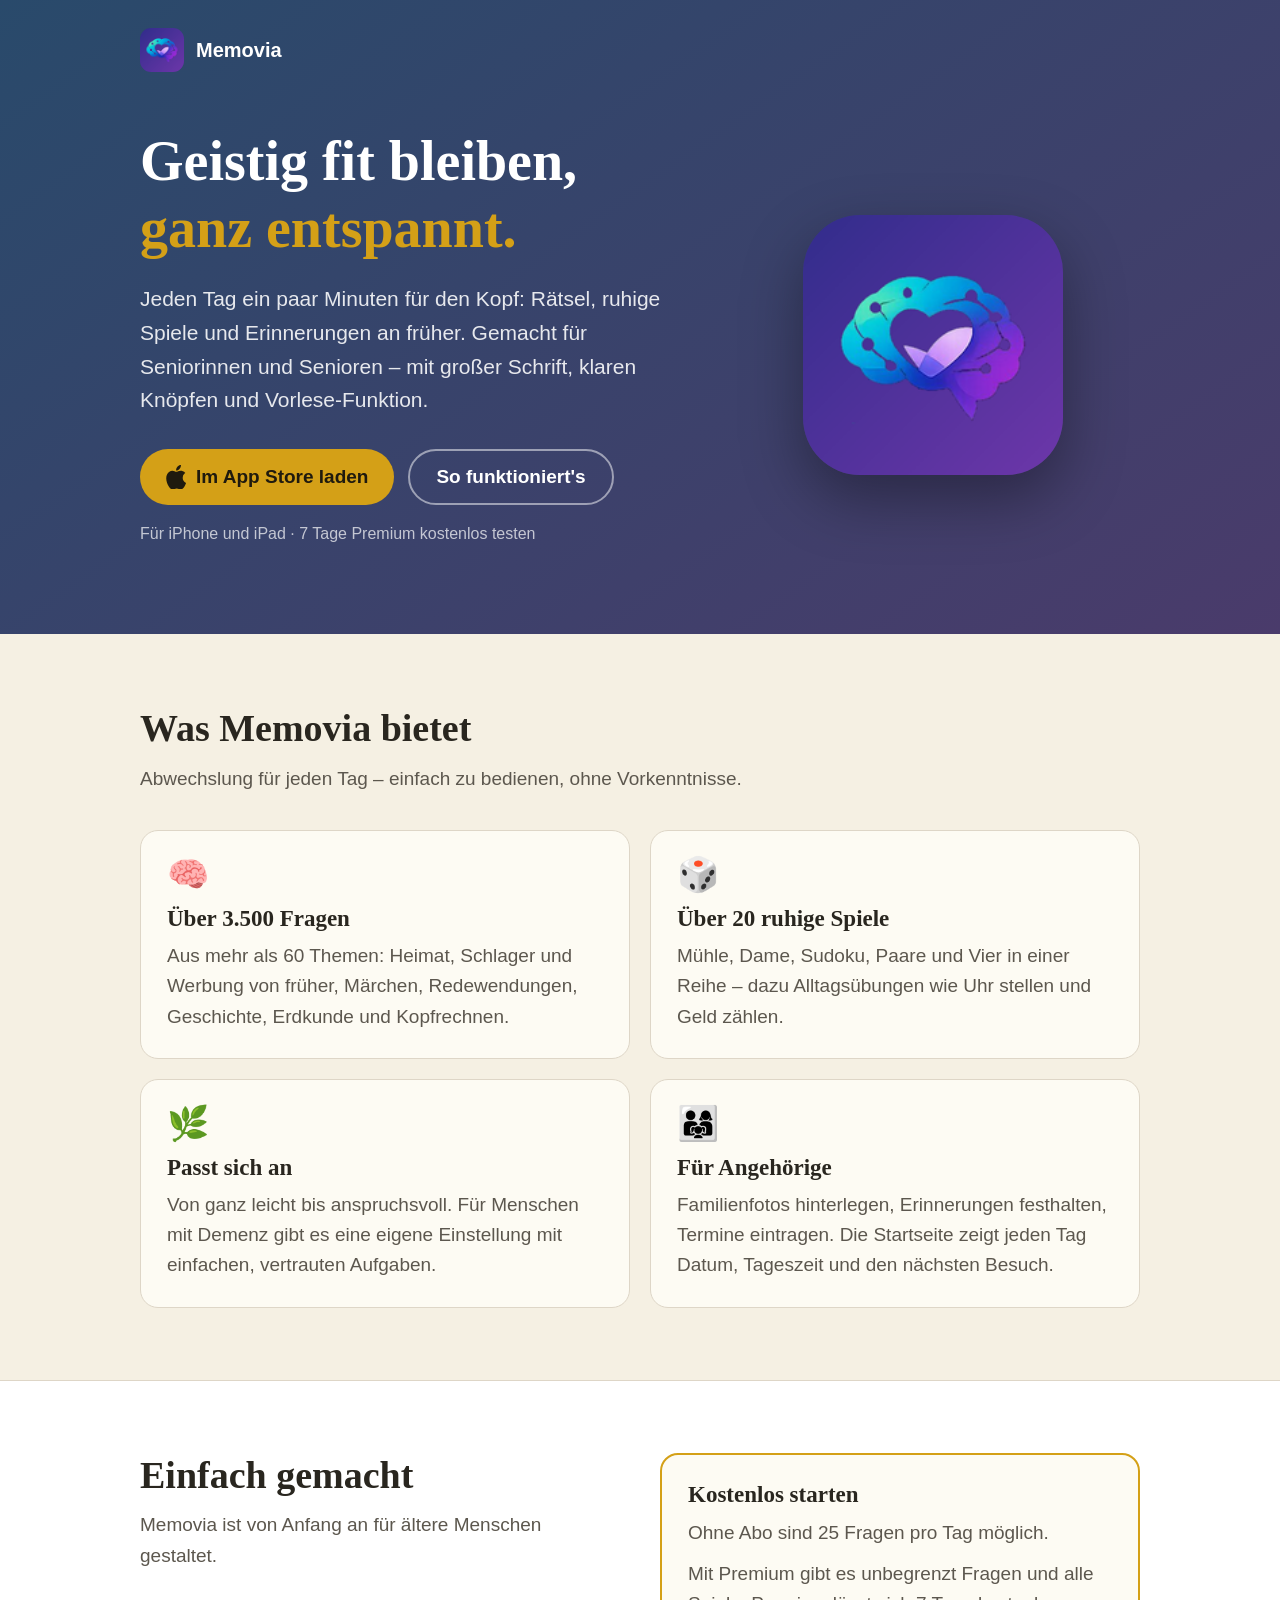
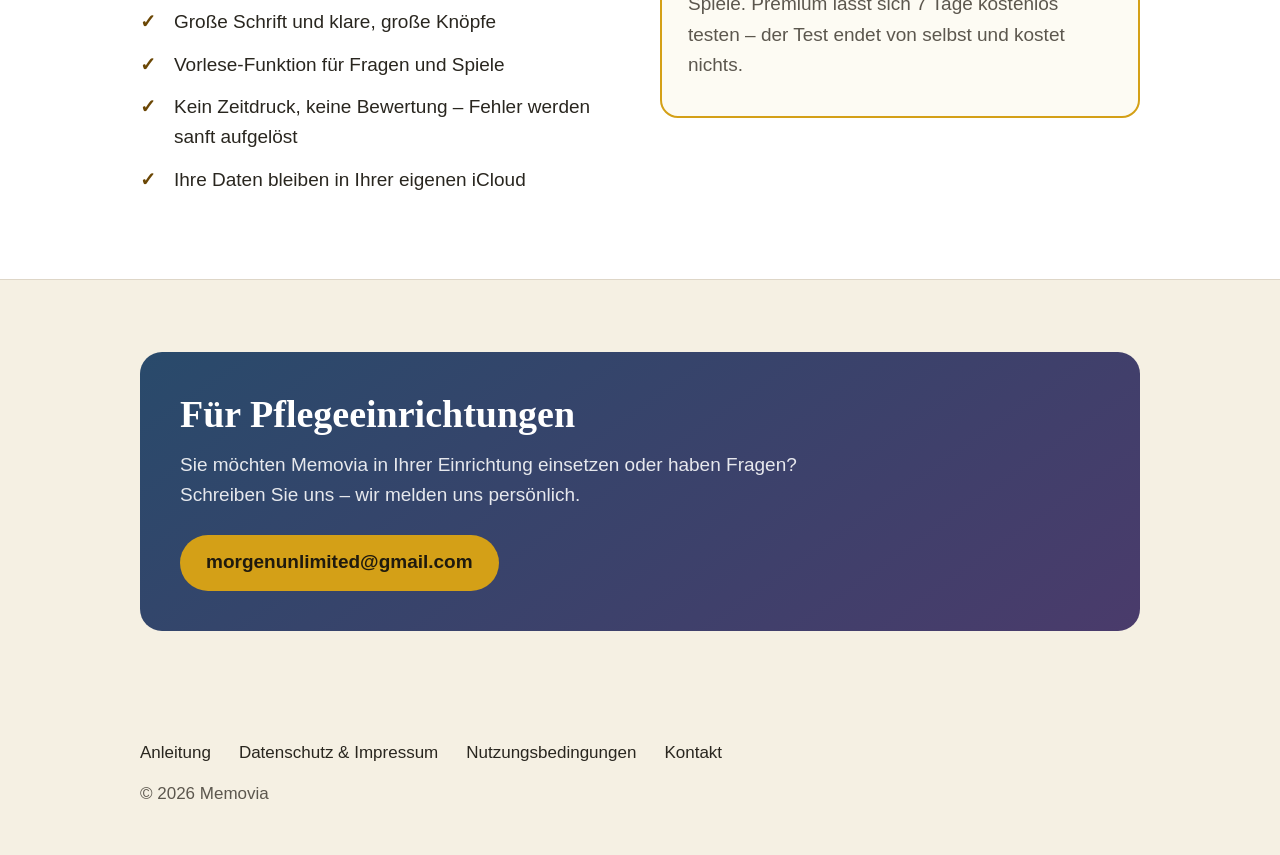
<file: index.html>
<!doctype html>
<html lang="de">
<head>
<meta charset="utf-8">
<meta name="viewport" content="width=device-width, initial-scale=1">
<title>Memovia – Gedächtnistraining zum Wohlfühlen</title>
<meta name="description" content="Memovia ist Gedächtnistraining für Seniorinnen und Senioren: tägliche Rätsel, ruhige Spiele und Erinnerungen an früher – mit großer Schrift und Vorlese-Funktion.">
<link rel="icon" href="[data-uri]">
<meta name="apple-itunes-app" content="app-id=6776669353">
<style>
  :root {
    --navy: #294a6b;
    --violet: #4a3b6b;
    --gold: #d4a017;
    --gold-dark: #6b4705;
    --cream: #f5f0e3;
    --card: #fdfbf3;
    --ink: #29261f;
    --ink-soft: #5c574e;
    --line: #ded6c7;
  }
  * { box-sizing: border-box; }
  html { -webkit-text-size-adjust: 100%; }
  body {
    margin: 0;
    background: var(--cream);
    color: var(--ink);
    font: 19px/1.6 -apple-system, BlinkMacSystemFont, "Segoe UI", Roboto, Helvetica, Arial, sans-serif;
  }
  h1, h2, h3 { font-family: Georgia, "Times New Roman", serif; line-height: 1.2; margin: 0; }
  a { color: inherit; }
  .wrap { max-width: 1040px; margin: 0 auto; padding: 0 20px; }

  /* Kopfbereich */
  .hero {
    background: linear-gradient(145deg, var(--navy), var(--violet));
    color: #fff;
    padding: 28px 0 72px;
  }
  .brand { display: flex; align-items: center; gap: 12px; font-weight: 600; font-size: 20px; }
  .appicon { display: block; background: url("[data-uri]") center / cover; }
  .appicon.small { width: 44px; height: 44px; border-radius: 11px; }
  .hero-grid {
    display: grid; grid-template-columns: 1.3fr 1fr; gap: 48px;
    align-items: center; margin-top: 56px;
  }
  .hero h1 { font-size: clamp(36px, 6vw, 56px); }
  .hero h1 span { color: var(--gold); }
  .hero p.lead { font-size: 21px; color: rgba(255,255,255,.88); margin: 20px 0 32px; max-width: 34em; }
  .buttons { display: flex; flex-wrap: wrap; gap: 14px; }
  .btn {
    display: inline-flex; align-items: center; gap: 10px;
    min-height: 56px; padding: 0 26px; border-radius: 999px;
    font-weight: 600; font-size: 19px; text-decoration: none;
  }
  .btn-gold { background: var(--gold); color: #1f1a0e; }
  .btn-gold:hover { background: #e2b12a; }
  .btn-ghost { border: 2px solid rgba(255,255,255,.5); color: #fff; }
  .btn-ghost:hover { border-color: #fff; }
  .btn:focus-visible { outline: 3px solid #fff; outline-offset: 3px; }
  .hero-note { margin-top: 16px; font-size: 16px; color: rgba(255,255,255,.7); }
  .hero-icon { justify-self: center; }
  .appicon.big {
    width: min(260px, 60vw); aspect-ratio: 1; border-radius: 22%;
    box-shadow: 0 24px 60px rgba(0,0,0,.35);
  }

  /* Abschnitte */
  section { padding: 72px 0; }
  section h2 { font-size: clamp(28px, 4vw, 38px); margin-bottom: 12px; }
  .intro { color: var(--ink-soft); max-width: 40em; margin: 0 0 36px; }
  .cards { display: grid; grid-template-columns: repeat(2, 1fr); gap: 20px; }
  .card {
    background: var(--card); border: 1px solid var(--line);
    border-radius: 18px; padding: 26px;
  }
  .card .emoji { font-size: 34px; line-height: 1; }
  .card h3 { font-size: 23px; margin: 14px 0 8px; }
  .card p { margin: 0; color: var(--ink-soft); }

  .band { background: #fff; border-top: 1px solid var(--line); border-bottom: 1px solid var(--line); }
  .split { display: grid; grid-template-columns: 1fr 1fr; gap: 40px; align-items: start; }
  ul.check { list-style: none; padding: 0; margin: 0; }
  ul.check li { padding-left: 34px; position: relative; margin: 0 0 12px; }
  ul.check li::before {
    content: "✓"; position: absolute; left: 0; top: 0;
    color: var(--gold-dark); font-weight: 700;
  }
  .price {
    background: var(--card); border: 2px solid var(--gold);
    border-radius: 18px; padding: 26px;
  }
  .price h3 { font-size: 23px; margin-bottom: 10px; }
  .price p { margin: 0 0 10px; color: var(--ink-soft); }

  .contact {
    background: linear-gradient(145deg, var(--navy), var(--violet));
    color: #fff; border-radius: 22px; padding: 40px;
  }
  .contact p { color: rgba(255,255,255,.88); margin: 12px 0 24px; max-width: 36em; }

  footer { padding: 36px 0 48px; color: var(--ink-soft); font-size: 17px; }
  footer nav { display: flex; flex-wrap: wrap; gap: 10px 28px; margin-bottom: 14px; }
  footer a { text-decoration: none; color: var(--ink); }
  footer a:hover { text-decoration: underline; }

  @media (max-width: 760px) {
    .hero { padding-bottom: 56px; }
    .hero-grid { grid-template-columns: 1fr; gap: 36px; margin-top: 36px; }
    .hero-icon { display: none; }
    .cards, .split { grid-template-columns: 1fr; }
    section { padding: 56px 0; }
    .contact { padding: 28px 22px; }
    .btn { width: 100%; justify-content: center; }
  }
</style>
</head>
<body>

<header class="hero">
  <div class="wrap">
    <div class="brand">
      <span class="appicon small" aria-hidden="true"></span>
      Memovia
    </div>
    <div class="hero-grid">
      <div>
        <h1>Geistig fit bleiben, <span>ganz entspannt.</span></h1>
        <p class="lead">Jeden Tag ein paar Minuten für den Kopf: Rätsel, ruhige Spiele und Erinnerungen an früher. Gemacht für Seniorinnen und Senioren – mit großer Schrift, klaren Knöpfen und Vorlese-Funktion.</p>
        <div class="buttons">
          <a class="btn btn-gold" href="https://apps.apple.com/app/id6776669353">
            <svg width="20" height="24" viewBox="0 0 17 20" aria-hidden="true"><path fill="currentColor" d="M14.2 10.6c0-2.6 2.1-3.8 2.2-3.9-1.2-1.8-3.1-2-3.7-2-1.6-.2-3.1.9-3.9.9-.8 0-2.1-.9-3.4-.9C3.6 4.8 2 5.8 1.1 7.4c-1.9 3.2-.5 8 1.3 10.6.9 1.3 1.9 2.7 3.3 2.7 1.3-.1 1.8-.9 3.4-.9s2 .9 3.4.8c1.4 0 2.3-1.3 3.2-2.6 1-1.5 1.4-2.9 1.4-3-.1 0-2.9-1.1-2.9-4.4zM11.6 3c.7-.9 1.2-2.1 1.1-3.3-1 0-2.3.7-3 1.6-.7.8-1.2 2-1.1 3.2 1.1.1 2.3-.6 3-1.5z"/></svg>
            Im App Store laden
          </a>
          <a class="btn btn-ghost" href="anleitung.html">So funktioniert's</a>
        </div>
        <p class="hero-note">Für iPhone und iPad · 7 Tage Premium kostenlos testen</p>
      </div>
      <div class="hero-icon">
        <span class="appicon big" role="img" aria-label="Memovia App-Symbol"></span>
      </div>
    </div>
  </div>
</header>

<main>
  <section>
    <div class="wrap">
      <h2>Was Memovia bietet</h2>
      <p class="intro">Abwechslung für jeden Tag – einfach zu bedienen, ohne Vorkenntnisse.</p>
      <div class="cards">
        <div class="card">
          <div class="emoji" aria-hidden="true">🧠</div>
          <h3>Über 3.500 Fragen</h3>
          <p>Aus mehr als 60 Themen: Heimat, Schlager und Werbung von früher, Märchen, Redewendungen, Geschichte, Erdkunde und Kopfrechnen.</p>
        </div>
        <div class="card">
          <div class="emoji" aria-hidden="true">🎲</div>
          <h3>Über 20 ruhige Spiele</h3>
          <p>Mühle, Dame, Sudoku, Paare und Vier in einer Reihe – dazu Alltagsübungen wie Uhr stellen und Geld zählen.</p>
        </div>
        <div class="card">
          <div class="emoji" aria-hidden="true">🌿</div>
          <h3>Passt sich an</h3>
          <p>Von ganz leicht bis anspruchsvoll. Für Menschen mit Demenz gibt es eine eigene Einstellung mit einfachen, vertrauten Aufgaben.</p>
        </div>
        <div class="card">
          <div class="emoji" aria-hidden="true">👨‍👩‍👧</div>
          <h3>Für Angehörige</h3>
          <p>Familienfotos hinterlegen, Erinnerungen festhalten, Termine eintragen. Die Startseite zeigt jeden Tag Datum, Tageszeit und den nächsten Besuch.</p>
        </div>
      </div>
    </div>
  </section>

  <section class="band">
    <div class="wrap split">
      <div>
        <h2>Einfach gemacht</h2>
        <p class="intro">Memovia ist von Anfang an für ältere Menschen gestaltet.</p>
        <ul class="check">
          <li>Große Schrift und klare, große Knöpfe</li>
          <li>Vorlese-Funktion für Fragen und Spiele</li>
          <li>Kein Zeitdruck, keine Bewertung – Fehler werden sanft aufgelöst</li>
          <li>Ihre Daten bleiben in Ihrer eigenen iCloud</li>
        </ul>
      </div>
      <div class="price">
        <h3>Kostenlos starten</h3>
        <p>Ohne Abo sind 25 Fragen pro Tag möglich.</p>
        <p>Mit Premium gibt es unbegrenzt Fragen und alle Spiele. Premium lässt sich 7 Tage kostenlos testen – der Test endet von selbst und kostet nichts.</p>
      </div>
    </div>
  </section>

  <section>
    <div class="wrap">
      <div class="contact">
        <h2>Für Pflegeeinrichtungen</h2>
        <p>Sie möchten Memovia in Ihrer Einrichtung einsetzen oder haben Fragen? Schreiben Sie uns – wir melden uns persönlich.</p>
        <a class="btn btn-gold" href="mailto:morgenunlimited@gmail.com">morgenunlimited@gmail.com</a>
      </div>
    </div>
  </section>
</main>

<footer>
  <div class="wrap">
    <nav aria-label="Rechtliches und Hilfe">
      <a href="anleitung.html">Anleitung</a>
      <a href="datenschutz.html">Datenschutz &amp; Impressum</a>
      <a href="https://www.apple.com/legal/internet-services/itunes/dev/stdeula/">Nutzungsbedingungen</a>
      <a href="mailto:morgenunlimited@gmail.com">Kontakt</a>
    </nav>
    <div>© <span id="jahr">2026</span> Memovia</div>
  </div>
</footer>
<script>document.getElementById("jahr").textContent = new Date().getFullYear();</script>
</body>
</html>
</file>
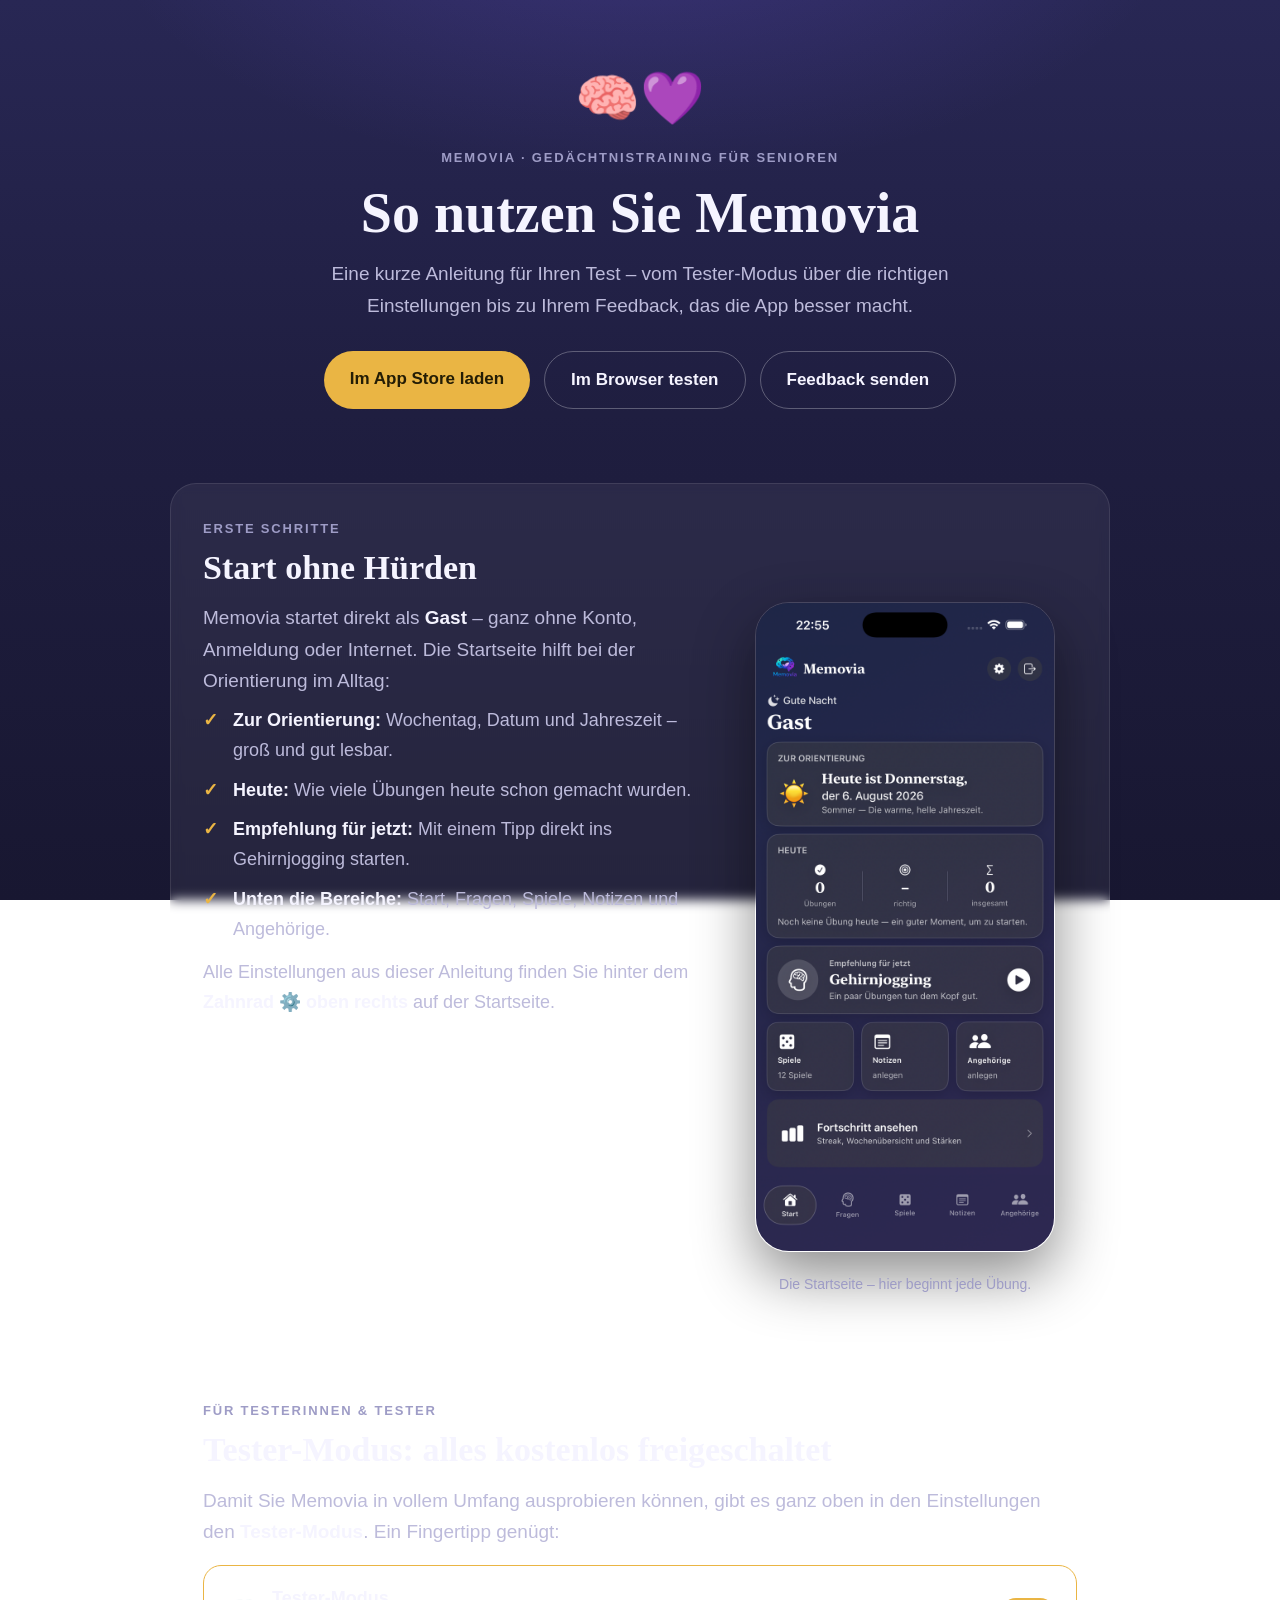
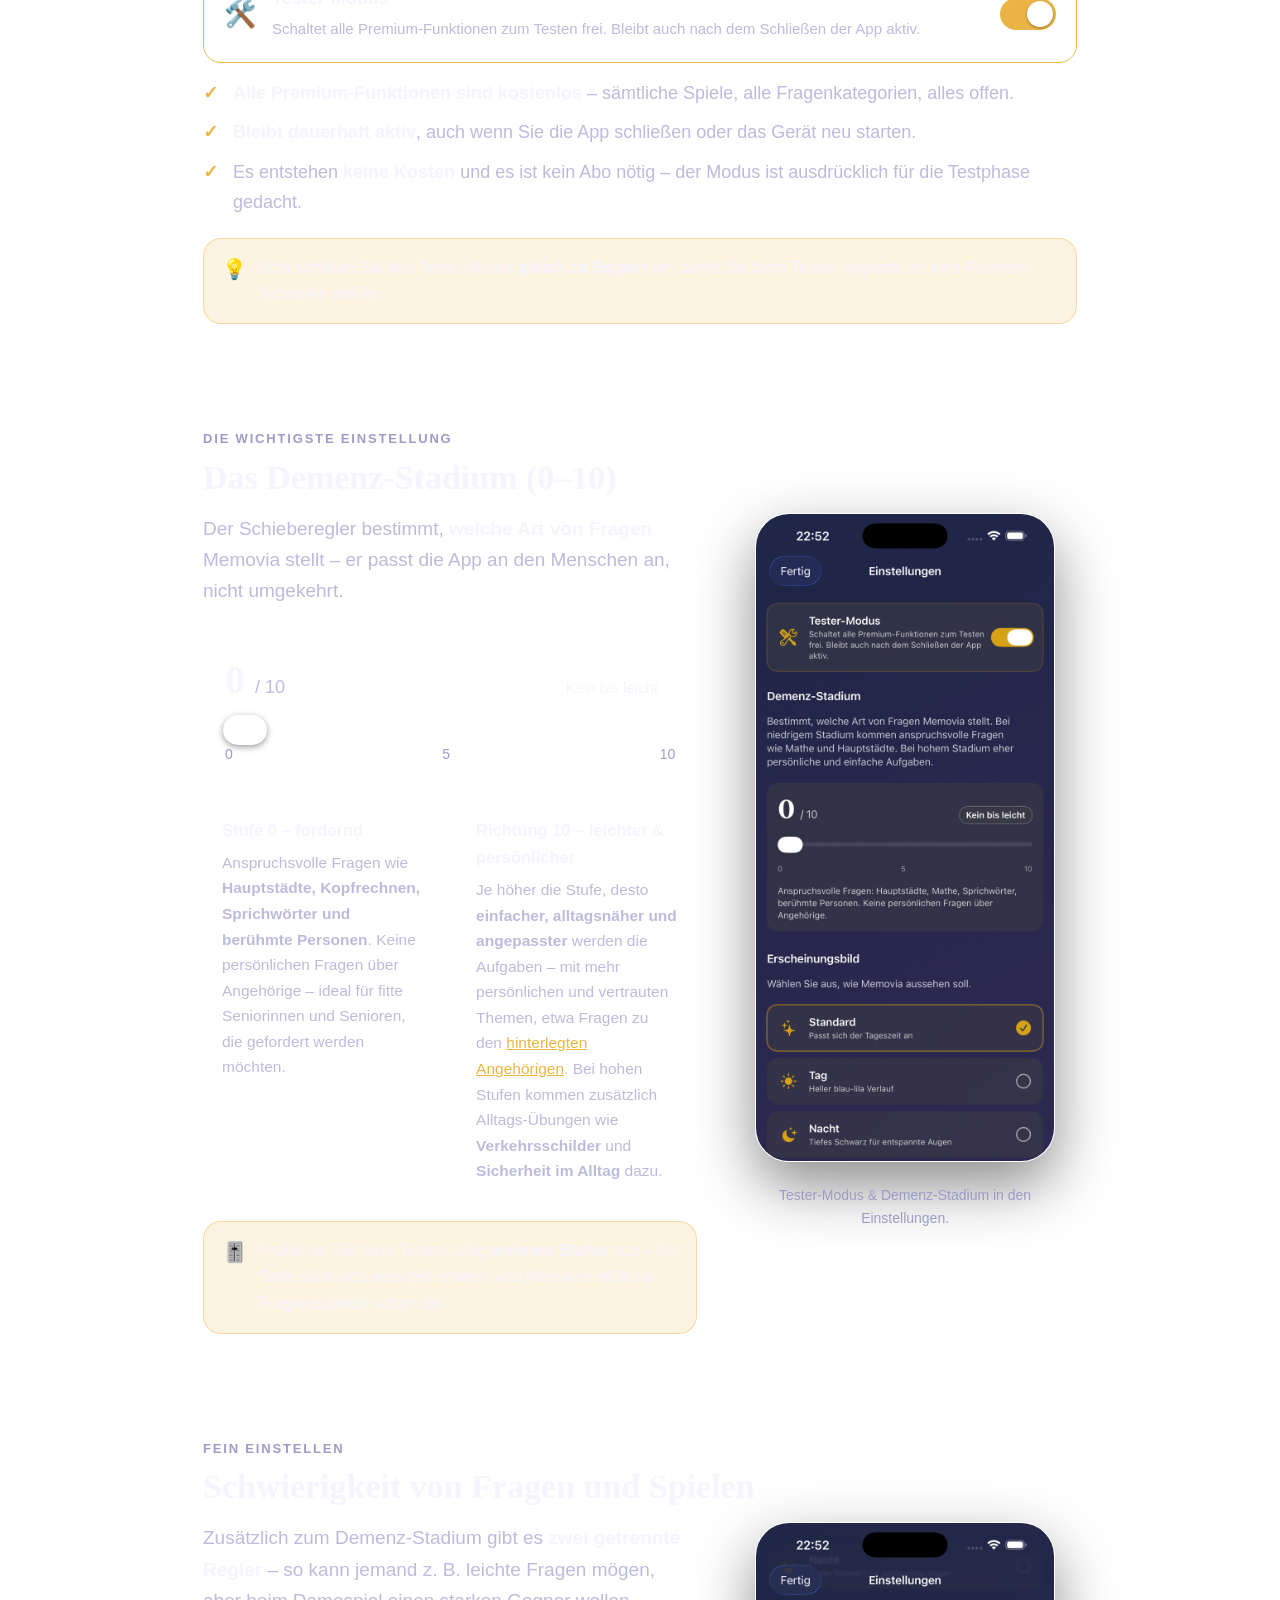
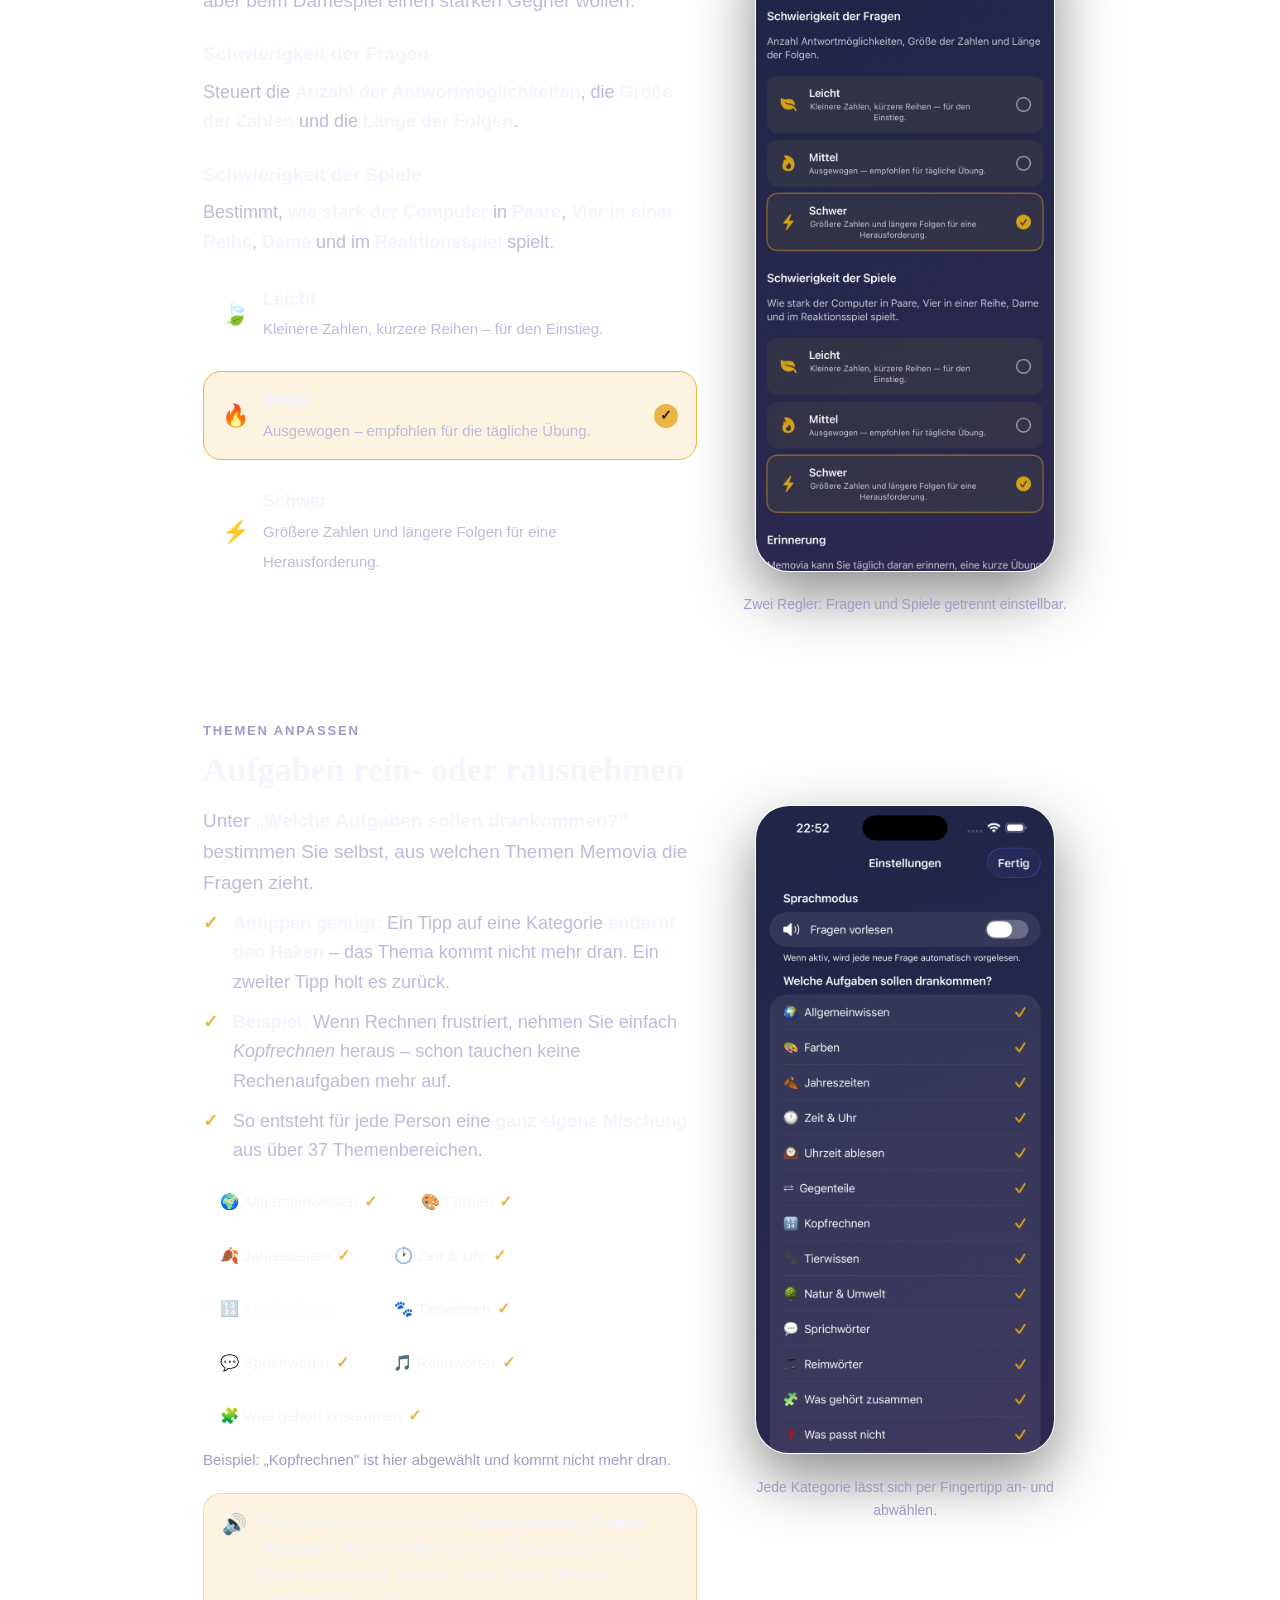
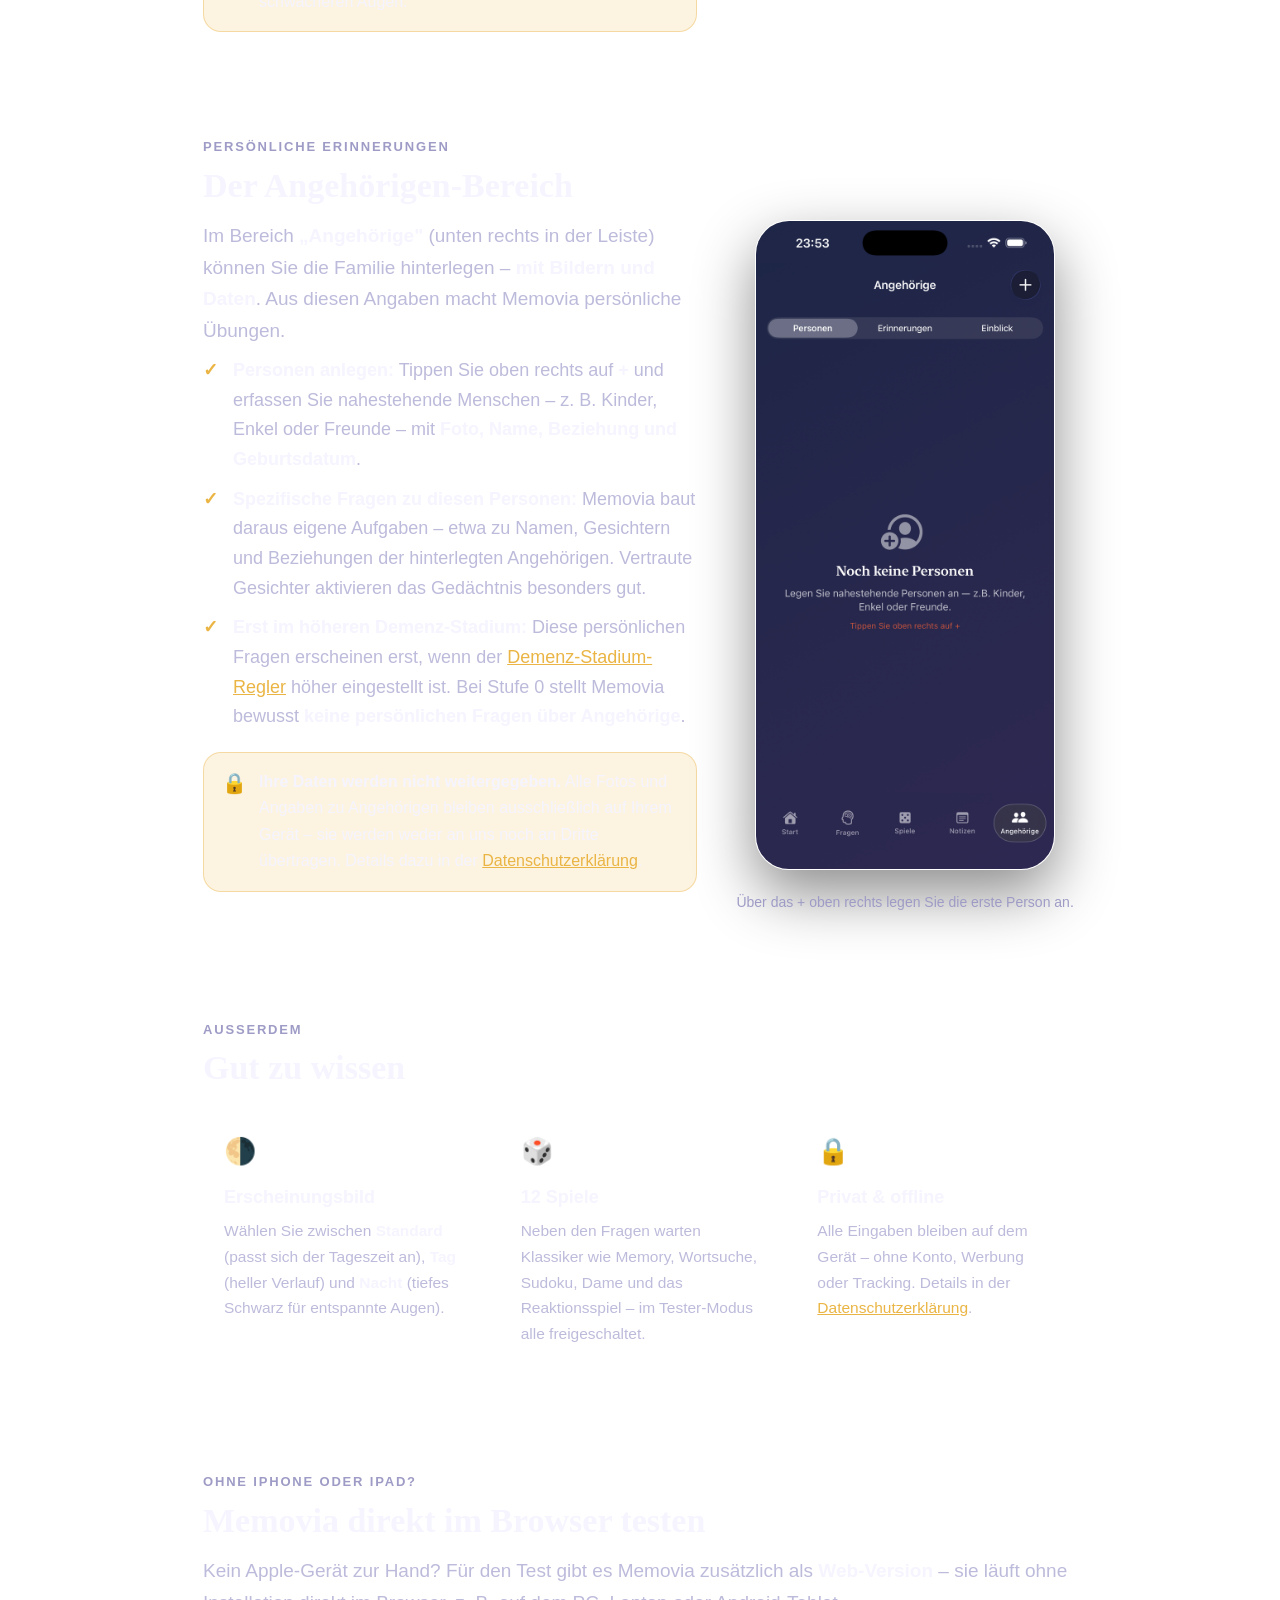
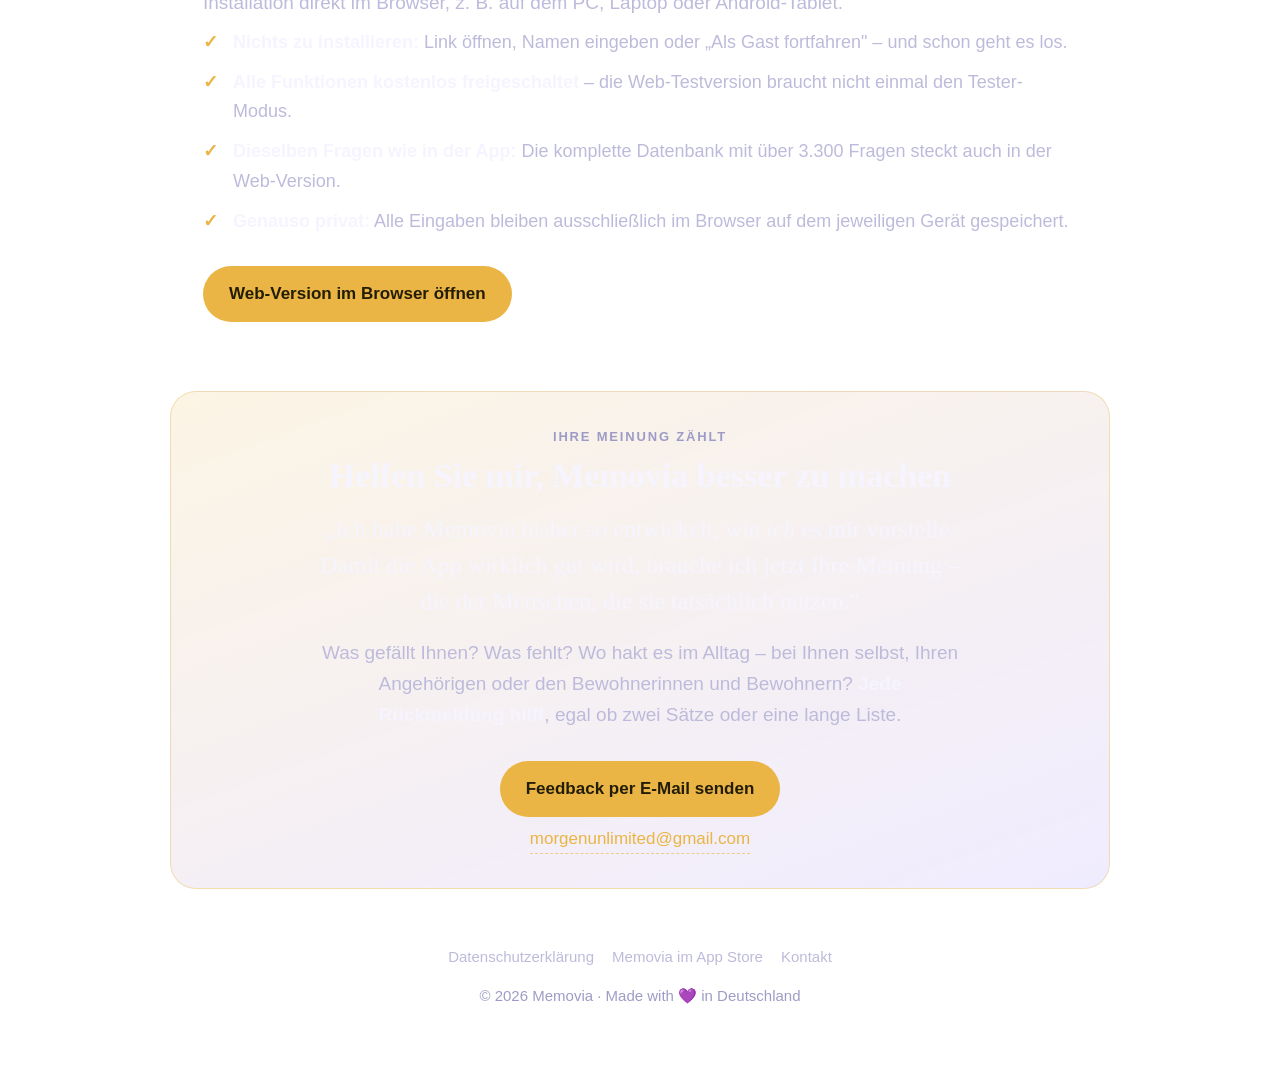
<file: anleitung.html>
<!DOCTYPE html>
<html lang="de">
<head>
<meta charset="UTF-8">
<meta name="viewport" content="width=device-width, initial-scale=1.0">
<title>Anleitung · Memovia</title>
<meta name="description" content="So nutzen Sie Memovia richtig: Tester-Modus, Demenz-Stadium, Schwierigkeit von Fragen und Spielen, Aufgaben auswählen – und wie Sie mir Ihr Feedback senden.">
<style>
  :root{
    --bg-top:#282754;
    --bg-mid:#1f1e40;
    --bg-bottom:#181731;
    --card:rgba(255,255,255,.06);
    --card-strong:rgba(255,255,255,.09);
    --card-border:rgba(255,255,255,.10);
    --gold:#EAB544;
    --gold-deep:#D99F2B;
    --gold-soft:rgba(234,181,68,.16);
    --text:#F5F4FF;
    --muted:#BDBBDB;
    --eyebrow:#9E9CC6;
    --radius:26px;
    --radius-sm:18px;
    --serif:'Iowan Old Style','Palatino Linotype','Book Antiqua',Georgia,'Times New Roman',serif;
    --sans:-apple-system,BlinkMacSystemFont,'SF Pro Text','Segoe UI',Roboto,'Helvetica Neue',Arial,sans-serif;
  }
  *{margin:0;padding:0;box-sizing:border-box;}
  html{scroll-behavior:smooth;}
  @media (prefers-reduced-motion: reduce){ html{scroll-behavior:auto;} }
  body{
    font-family:var(--sans);
    color:var(--text);
    background:
      radial-gradient(900px 480px at 50% -120px, rgba(126,97,255,.22), transparent 62%),
      linear-gradient(180deg, var(--bg-top) 0%, var(--bg-mid) 46%, var(--bg-bottom) 100%);
    background-attachment:fixed;
    font-size:18px;
    line-height:1.65;
    -webkit-font-smoothing:antialiased;
  }
  .wrap{max-width:980px;margin:0 auto;padding:0 20px 64px;}

  /* ---------- Header ---------- */
  header{padding:72px 0 40px;text-align:center;}
  .logo{font-size:52px;line-height:1;margin-bottom:18px;}
  .eyebrow{
    font-size:13px;font-weight:700;letter-spacing:.14em;text-transform:uppercase;
    color:var(--eyebrow);
  }
  h1{
    font-family:var(--serif);
    font-size:clamp(38px,6vw,56px);
    font-weight:700;line-height:1.12;
    margin:10px 0 14px;
  }
  .sub{max-width:620px;margin:0 auto;color:var(--muted);font-size:19px;}
  .cta-row{display:flex;gap:14px;justify-content:center;flex-wrap:wrap;margin-top:30px;}
  .btn{
    display:inline-block;text-decoration:none;font-weight:600;font-size:17px;
    padding:14px 26px;border-radius:999px;transition:transform .15s ease, background .15s ease;
  }
  .btn:active{transform:scale(.97);}
  .btn-gold{background:var(--gold);color:#241d05;}
  .btn-gold:hover{background:#F2C25B;}
  .btn-ghost{border:1.5px solid rgba(255,255,255,.28);color:var(--text);}
  .btn-ghost:hover{background:rgba(255,255,255,.07);}

  /* ---------- Sections / Cards ---------- */
  section{margin-top:34px;}
  .card{
    background:var(--card);
    border:1px solid var(--card-border);
    border-radius:var(--radius);
    padding:34px 32px;
    backdrop-filter:blur(6px);
  }
  .card .eyebrow{display:block;margin-bottom:8px;}
  h2{
    font-family:var(--serif);
    font-size:clamp(26px,3.6vw,34px);
    font-weight:700;line-height:1.2;
    margin-bottom:14px;
  }
  h3{font-size:19px;font-weight:700;margin:22px 0 8px;}
  p{color:var(--muted);}
  p strong, li strong{color:var(--text);font-weight:650;}
  .lead{font-size:19px;}
  ul.clean{list-style:none;margin-top:10px;}
  ul.clean li{
    position:relative;padding-left:30px;margin-bottom:10px;color:var(--muted);
  }
  ul.clean li::before{
    content:"✓";position:absolute;left:0;top:0;
    color:var(--gold);font-weight:800;
  }

  /* Zwei-Spalten-Layout mit Screenshot */
  .row{display:grid;grid-template-columns:1.15fr .8fr;gap:36px;align-items:start;}
  .shot{margin:0;text-align:center;}
  .shot img{
    width:100%;max-width:300px;height:auto;
    border-radius:34px;
    border:1px solid rgba(255,255,255,.14);
    box-shadow:0 24px 60px rgba(0,0,0,.45);
  }
  .shot figcaption{font-size:14px;color:var(--eyebrow);margin-top:12px;}

  /* ---------- Nachgebaute App-Elemente ---------- */
  .ui-toggle-card{
    display:flex;align-items:center;gap:16px;
    background:var(--card-strong);
    border:1.5px solid var(--gold);
    border-radius:var(--radius-sm);
    padding:18px 20px;margin:18px 0 6px;
  }
  .ui-toggle-card .ico{font-size:26px;}
  .ui-toggle-card .txt{flex:1;}
  .ui-toggle-card .txt b{display:block;color:var(--text);font-size:18px;}
  .ui-toggle-card .txt span{font-size:15px;color:var(--muted);}
  .switch{
    flex:none;width:56px;height:32px;border-radius:999px;background:var(--gold);position:relative;
  }
  .switch::after{
    content:"";position:absolute;top:3px;right:3px;width:26px;height:26px;border-radius:50%;
    background:#fff;box-shadow:0 1px 3px rgba(0,0,0,.35);
  }

  .option{
    display:flex;align-items:center;gap:14px;
    background:var(--card-strong);
    border:1.5px solid transparent;
    border-radius:var(--radius-sm);
    padding:14px 18px;margin-top:12px;
  }
  .option .ico{font-size:22px;flex:none;}
  .option .txt{flex:1;}
  .option .txt b{display:block;color:var(--text);}
  .option .txt span{font-size:15px;color:var(--muted);}
  .option .ring{
    flex:none;width:24px;height:24px;border-radius:50%;
    border:2px solid rgba(255,255,255,.35);
  }
  .option.selected{border-color:var(--gold);background:var(--gold-soft);}
  .option.selected .ring{
    border:none;background:var(--gold);color:#241d05;
    display:flex;align-items:center;justify-content:center;
    font-size:14px;font-weight:900;
  }
  .option.selected .ring::after{content:"✓";}

  /* Slider-Nachbau Demenz-Stadium */
  .slider-demo{
    background:var(--card-strong);
    border-radius:var(--radius-sm);
    padding:22px 22px 16px;margin-top:18px;
  }
  .slider-top{display:flex;align-items:baseline;justify-content:space-between;gap:12px;margin-bottom:14px;}
  .slider-top .big{font-family:var(--serif);font-size:40px;font-weight:700;}
  .slider-top .big small{font-size:18px;color:var(--muted);font-family:var(--sans);font-weight:500;}
  .pill{
    border:1px solid rgba(255,255,255,.3);border-radius:999px;
    padding:6px 16px;font-size:15px;color:var(--text);white-space:nowrap;
  }
  .track{position:relative;height:6px;border-radius:999px;background:rgba(255,255,255,.18);}
  .knob{
    position:absolute;left:0;top:50%;transform:translate(-2px,-50%);
    width:44px;height:30px;border-radius:999px;background:#fff;
    box-shadow:0 2px 6px rgba(0,0,0,.4);
  }
  .scale{display:flex;justify-content:space-between;font-size:14px;color:var(--eyebrow);margin-top:10px;}
  .stage-grid{display:grid;grid-template-columns:1fr 1fr;gap:14px;margin-top:18px;}
  .stage{
    background:rgba(255,255,255,.05);border:1px solid var(--card-border);
    border-radius:var(--radius-sm);padding:16px 18px;font-size:15.5px;color:var(--muted);
  }
  .stage b{display:block;color:var(--text);font-size:16.5px;margin-bottom:6px;}

  /* Kategorien-Chips */
  .chips{display:flex;flex-wrap:wrap;gap:10px;margin-top:14px;}
  .chip{
    background:var(--card-strong);border:1px solid var(--card-border);
    border-radius:999px;padding:8px 16px;font-size:15.5px;color:var(--text);white-space:nowrap;
  }
  .chip .ok{color:var(--gold);font-weight:800;margin-left:6px;}
  .chip.off{opacity:.45;}
  .chip.off .ok{visibility:hidden;}

  .hint{
    display:flex;gap:12px;align-items:flex-start;
    background:var(--gold-soft);border:1px solid rgba(234,181,68,.4);
    border-radius:var(--radius-sm);padding:16px 18px;margin-top:20px;
    font-size:16px;color:var(--text);
  }
  .hint .ico{font-size:20px;line-height:1.4;}

  /* Gut zu wissen */
  .mini-grid{display:grid;grid-template-columns:repeat(3,1fr);gap:16px;margin-top:20px;}
  .mini{
    background:var(--card-strong);border:1px solid var(--card-border);
    border-radius:var(--radius-sm);padding:20px;
  }
  .mini .ico{font-size:26px;margin-bottom:10px;display:block;}
  .mini b{display:block;margin-bottom:6px;}
  .mini p{font-size:15.5px;}

  /* Feedback */
  .feedback{
    text-align:center;
    background:linear-gradient(160deg, rgba(234,181,68,.14), rgba(126,97,255,.12));
    border:1px solid rgba(234,181,68,.35);
  }
  .feedback .lead{max-width:640px;margin:0 auto 6px;}
  .mail{
    display:inline-block;margin-top:8px;font-size:17px;color:var(--gold);
    text-decoration:none;border-bottom:1px dashed rgba(234,181,68,.6);
  }
  .quote{
    font-family:var(--serif);font-size:clamp(20px,3vw,24px);color:var(--text);
    max-width:660px;margin:6px auto 18px;line-height:1.5;
  }

  footer{
    text-align:center;margin-top:56px;color:var(--eyebrow);font-size:15px;
  }
  footer a{color:var(--muted);text-decoration:none;border-bottom:1px solid rgba(255,255,255,.2);}
  footer a:hover{color:var(--text);}
  .foot-links{display:flex;gap:18px;justify-content:center;flex-wrap:wrap;margin-bottom:14px;}

  a:focus-visible,.btn:focus-visible{outline:3px solid var(--gold);outline-offset:3px;border-radius:8px;}

  @media (max-width:760px){
    body{font-size:17px;}
    .card{padding:26px 20px;}
    .row{grid-template-columns:1fr;gap:26px;}
    .shot{order:2;}
    .stage-grid{grid-template-columns:1fr;}
    .mini-grid{grid-template-columns:1fr;}
    header{padding:56px 0 32px;}
  }
</style>
</head>
<body>
<div class="wrap">

  <!-- ================= HEADER ================= -->
  <header>
    <div class="logo">🧠💜</div>
    <span class="eyebrow">Memovia · Gedächtnistraining für Senioren</span>
    <h1>So nutzen Sie Memovia</h1>
    <p class="sub">Eine kurze Anleitung für Ihren Test – vom Tester-Modus über die richtigen
    Einstellungen bis zu Ihrem Feedback, das die App besser macht.</p>
    <div class="cta-row">
      <a class="btn btn-gold" href="https://apps.apple.com/de/app/id6776669353">Im App&nbsp;Store laden</a>
      <a class="btn btn-ghost" href="web.html">Im Browser testen</a>
      <a class="btn btn-ghost" href="#feedback">Feedback senden</a>
    </div>
  </header>

  <!-- ================= ERSTE SCHRITTE ================= -->
  <section>
    <div class="card">
      <span class="eyebrow">Erste Schritte</span>
      <h2>Start ohne Hürden</h2>
      <div class="row">
        <div>
          <p class="lead">Memovia startet direkt als <strong>Gast</strong> – ganz ohne Konto,
          Anmeldung oder Internet. Die Startseite hilft bei der Orientierung im Alltag:</p>
          <ul class="clean">
            <li><strong>Zur Orientierung:</strong> Wochentag, Datum und Jahreszeit – groß und gut lesbar.</li>
            <li><strong>Heute:</strong> Wie viele Übungen heute schon gemacht wurden.</li>
            <li><strong>Empfehlung für jetzt:</strong> Mit einem Tipp direkt ins Gehirnjogging starten.</li>
            <li><strong>Unten die Bereiche:</strong> Start, Fragen, Spiele, Notizen und Angehörige.</li>
          </ul>
          <p style="margin-top:14px;">Alle Einstellungen aus dieser Anleitung finden Sie hinter dem
          <strong>Zahnrad&nbsp;⚙️ oben rechts</strong> auf der Startseite.</p>
        </div>
        <figure class="shot">
          <img src="01-startseite.png" alt="Memovia-Startseite mit Tagesorientierung, Tagesübersicht und Empfehlung">
          <figcaption>Die Startseite – hier beginnt jede Übung.</figcaption>
        </figure>
      </div>
    </div>
  </section>

  <!-- ================= TESTER-MODUS ================= -->
  <section>
    <div class="card">
      <span class="eyebrow">Für Testerinnen &amp; Tester</span>
      <h2>Tester-Modus: alles kostenlos freigeschaltet</h2>
      <p class="lead">Damit Sie Memovia in vollem Umfang ausprobieren können, gibt es ganz oben in den
      Einstellungen den <strong>Tester-Modus</strong>. Ein Fingertipp genügt:</p>

      <div class="ui-toggle-card" role="img" aria-label="Tester-Modus, eingeschaltet">
        <span class="ico">🛠️</span>
        <span class="txt">
          <b>Tester-Modus</b>
          <span>Schaltet alle Premium-Funktionen zum Testen frei. Bleibt auch nach dem Schließen der App aktiv.</span>
        </span>
        <span class="switch" aria-hidden="true"></span>
      </div>

      <ul class="clean" style="margin-top:16px;">
        <li><strong>Alle Premium-Funktionen sind kostenlos</strong> – sämtliche Spiele, alle Fragenkategorien, alles offen.</li>
        <li><strong>Bleibt dauerhaft aktiv</strong>, auch wenn Sie die App schließen oder das Gerät neu starten.</li>
        <li>Es entstehen <strong>keine Kosten</strong> und es ist kein Abo nötig – der Modus ist ausdrücklich für die Testphase gedacht.</li>
      </ul>

      <div class="hint">
        <span class="ico">💡</span>
        <span>Bitte schalten Sie den Tester-Modus <strong>gleich zu Beginn</strong> ein, damit Sie beim
        Testen nirgends an eine Premium-Schranke stoßen.</span>
      </div>
    </div>
  </section>

  <!-- ================= DEMENZ-STADIUM ================= -->
  <section id="demenz">
    <div class="card">
      <span class="eyebrow">Die wichtigste Einstellung</span>
      <h2>Das Demenz-Stadium (0–10)</h2>
      <div class="row">
        <div>
          <p class="lead">Der Schieberegler bestimmt, <strong>welche Art von Fragen</strong> Memovia stellt –
          er passt die App an den Menschen an, nicht umgekehrt.</p>

          <div class="slider-demo" role="img" aria-label="Demenz-Stadium-Regler, Stufe 0 von 10, Beschriftung: Kein bis leicht">
            <div class="slider-top">
              <span class="big">0 <small>/ 10</small></span>
              <span class="pill">Kein bis leicht</span>
            </div>
            <div class="track"><span class="knob"></span></div>
            <div class="scale"><span>0</span><span>5</span><span>10</span></div>
          </div>

          <div class="stage-grid">
            <div class="stage">
              <b>Stufe 0 – fordernd</b>
              Anspruchsvolle Fragen wie <strong>Hauptstädte, Kopfrechnen, Sprichwörter und berühmte
              Personen</strong>. Keine persönlichen Fragen über Angehörige – ideal für fitte
              Seniorinnen und Senioren, die gefordert werden möchten.
            </div>
            <div class="stage">
              <b>Richtung 10 – leichter &amp; persönlicher</b>
              Je höher die Stufe, desto <strong>einfacher, alltagsnäher und angepasster</strong> werden
              die Aufgaben – mit mehr persönlichen und vertrauten Themen, etwa Fragen zu den
              <a href="#angehoerige" style="color:var(--gold);">hinterlegten Angehörigen</a>. Bei
              hohen Stufen kommen zusätzlich Alltags-Übungen wie <strong>Verkehrsschilder</strong>
              und <strong>Sicherheit im Alltag</strong> dazu.
            </div>
          </div>

          <div class="hint">
            <span class="ico">🎚️</span>
            <span>Probieren Sie beim Testen ruhig <strong>mehrere Stufen</strong> aus – die Stufe lässt
            sich jederzeit ändern, und Memovia stellt die Fragenauswahl sofort um.</span>
          </div>
        </div>
        <figure class="shot">
          <img src="02-tester-demenz.png" alt="Einstellungen mit Tester-Modus-Schalter und Demenz-Stadium-Regler von 0 bis 10">
          <figcaption>Tester-Modus &amp; Demenz-Stadium in den Einstellungen.</figcaption>
        </figure>
      </div>
    </div>
  </section>

  <!-- ================= SCHWIERIGKEIT ================= -->
  <section>
    <div class="card">
      <span class="eyebrow">Fein einstellen</span>
      <h2>Schwierigkeit von Fragen und Spielen</h2>
      <div class="row">
        <div>
          <p class="lead">Zusätzlich zum Demenz-Stadium gibt es <strong>zwei getrennte Regler</strong> –
          so kann jemand z.&nbsp;B. leichte Fragen mögen, aber beim Damespiel einen starken Gegner wollen.</p>

          <h3>Schwierigkeit der Fragen</h3>
          <p>Steuert die <strong>Anzahl der Antwortmöglichkeiten</strong>, die <strong>Größe der
          Zahlen</strong> und die <strong>Länge der Folgen</strong>.</p>

          <h3>Schwierigkeit der Spiele</h3>
          <p>Bestimmt, <strong>wie stark der Computer</strong> in <strong>Paare</strong>,
          <strong>Vier in einer Reihe</strong>, <strong>Dame</strong> und im
          <strong>Reaktionsspiel</strong> spielt.</p>

          <div aria-label="Beispiel der drei Schwierigkeitsstufen">
            <div class="option">
              <span class="ico">🍃</span>
              <span class="txt"><b>Leicht</b><span>Kleinere Zahlen, kürzere Reihen – für den Einstieg.</span></span>
              <span class="ring"></span>
            </div>
            <div class="option selected">
              <span class="ico">🔥</span>
              <span class="txt"><b>Mittel</b><span>Ausgewogen – empfohlen für die tägliche Übung.</span></span>
              <span class="ring"></span>
            </div>
            <div class="option">
              <span class="ico">⚡</span>
              <span class="txt"><b>Schwer</b><span>Größere Zahlen und längere Folgen für eine Herausforderung.</span></span>
              <span class="ring"></span>
            </div>
          </div>
        </div>
        <figure class="shot">
          <img src="03-schwierigkeit.png" alt="Einstellungen für die Schwierigkeit der Fragen und der Spiele mit den Stufen Leicht, Mittel und Schwer">
          <figcaption>Zwei Regler: Fragen und Spiele getrennt einstellbar.</figcaption>
        </figure>
      </div>
    </div>
  </section>

  <!-- ================= AUFGABEN AUSWÄHLEN ================= -->
  <section>
    <div class="card">
      <span class="eyebrow">Themen anpassen</span>
      <h2>Aufgaben rein- oder rausnehmen</h2>
      <div class="row">
        <div>
          <p class="lead">Unter <strong>„Welche Aufgaben sollen drankommen?"</strong> bestimmen Sie
          selbst, aus welchen Themen Memovia die Fragen zieht.</p>
          <ul class="clean">
            <li><strong>Antippen genügt:</strong> Ein Tipp auf eine Kategorie <strong>entfernt den
            Haken</strong> – das Thema kommt nicht mehr dran. Ein zweiter Tipp holt es zurück.</li>
            <li><strong>Beispiel:</strong> Wenn Rechnen frustriert, nehmen Sie einfach
            <em>Kopfrechnen</em> heraus – schon tauchen keine Rechenaufgaben mehr auf.</li>
            <li>So entsteht für jede Person eine <strong>ganz eigene Mischung</strong> aus über
            37 Themenbereichen.</li>
          </ul>

          <div class="chips" aria-label="Beispiele für Aufgaben-Kategorien">
            <span class="chip">🌍 Allgemeinwissen<span class="ok">✓</span></span>
            <span class="chip">🎨 Farben<span class="ok">✓</span></span>
            <span class="chip">🍂 Jahreszeiten<span class="ok">✓</span></span>
            <span class="chip">🕐 Zeit &amp; Uhr<span class="ok">✓</span></span>
            <span class="chip off">🔢 Kopfrechnen<span class="ok">✓</span></span>
            <span class="chip">🐾 Tierwissen<span class="ok">✓</span></span>
            <span class="chip">💬 Sprichwörter<span class="ok">✓</span></span>
            <span class="chip">🎵 Reimwörter<span class="ok">✓</span></span>
            <span class="chip">🧩 Was gehört zusammen<span class="ok">✓</span></span>
          </div>
          <p style="font-size:15px;margin-top:10px;color:var(--eyebrow);">Beispiel: „Kopfrechnen" ist hier abgewählt und kommt nicht mehr dran.</p>

          <div class="hint">
            <span class="ico">🔊</span>
            <span>Direkt darüber finden Sie den <strong>Sprachmodus „Fragen vorlesen"</strong>:
            Wenn er aktiv ist, liest Memovia jede neue Frage automatisch laut vor – eine große
            Hilfe bei schwächeren Augen.</span>
          </div>
        </div>
        <figure class="shot">
          <img src="04-aufgaben.png" alt="Liste der Aufgaben-Kategorien mit goldenen Haken zum An- und Abwählen sowie Schalter Fragen vorlesen">
          <figcaption>Jede Kategorie lässt sich per Fingertipp an- und abwählen.</figcaption>
        </figure>
      </div>
    </div>
  </section>

  <!-- ================= ANGEHÖRIGE ================= -->
  <section id="angehoerige">
    <div class="card">
      <span class="eyebrow">Persönliche Erinnerungen</span>
      <h2>Der Angehörigen-Bereich</h2>
      <div class="row">
        <div>
          <p class="lead">Im Bereich <strong>„Angehörige"</strong> (unten rechts in der Leiste)
          können Sie die Familie hinterlegen – <strong>mit Bildern und Daten</strong>. Aus diesen
          Angaben macht Memovia persönliche Übungen.</p>
          <ul class="clean">
            <li><strong>Personen anlegen:</strong> Tippen Sie oben rechts auf <strong>+</strong> und
            erfassen Sie nahestehende Menschen – z.&nbsp;B. Kinder, Enkel oder Freunde – mit
            <strong>Foto, Name, Beziehung und Geburtsdatum</strong>.</li>
            <li><strong>Spezifische Fragen zu diesen Personen:</strong> Memovia baut daraus eigene
            Aufgaben – etwa zu Namen, Gesichtern und Beziehungen der hinterlegten Angehörigen.
            Vertraute Gesichter aktivieren das Gedächtnis besonders gut.</li>
            <li><strong>Erst im höheren Demenz-Stadium:</strong> Diese persönlichen Fragen
            erscheinen erst, wenn der <a href="#demenz" style="color:var(--gold);">Demenz-Stadium-Regler</a>
            höher eingestellt ist. Bei Stufe&nbsp;0 stellt Memovia bewusst
            <strong>keine persönlichen Fragen über Angehörige</strong>.</li>
          </ul>

          <div class="hint">
            <span class="ico">🔒</span>
            <span><strong>Ihre Daten werden nicht weitergegeben.</strong> Alle Fotos und Angaben zu
            Angehörigen bleiben ausschließlich auf Ihrem Gerät – sie werden weder an uns noch an
            Dritte übertragen. Details dazu in der
            <a href="./" style="color:var(--gold);">Datenschutzerklärung</a>.</span>
          </div>
        </div>
        <figure class="shot">
          <img src="05-angehoerige.png" alt="Angehörigen-Bereich mit den Tabs Personen, Erinnerungen und Einblick sowie dem Hinweis, oben rechts auf Plus zu tippen">
          <figcaption>Über das + oben rechts legen Sie die erste Person an.</figcaption>
        </figure>
      </div>
    </div>
  </section>

  <!-- ================= GUT ZU WISSEN ================= -->
  <section>
    <div class="card">
      <span class="eyebrow">Außerdem</span>
      <h2>Gut zu wissen</h2>
      <div class="mini-grid">
        <div class="mini">
          <span class="ico">🌗</span>
          <b>Erscheinungsbild</b>
          <p>Wählen Sie zwischen <strong>Standard</strong> (passt sich der Tageszeit an),
          <strong>Tag</strong> (heller Verlauf) und <strong>Nacht</strong> (tiefes Schwarz für
          entspannte Augen).</p>
        </div>
        <div class="mini">
          <span class="ico">🎲</span>
          <b>12 Spiele</b>
          <p>Neben den Fragen warten Klassiker wie Memory, Wortsuche, Sudoku, Dame und das
          Reaktionsspiel – im Tester-Modus alle freigeschaltet.</p>
        </div>
        <div class="mini">
          <span class="ico">🔒</span>
          <b>Privat &amp; offline</b>
          <p>Alle Eingaben bleiben auf dem Gerät – ohne Konto, Werbung oder Tracking.
          Details in der <a href="./" style="color:var(--gold);">Datenschutzerklärung</a>.</p>
        </div>
      </div>
    </div>
  </section>

  <!-- ================= WEB-VERSION ================= -->
  <section id="web">
    <div class="card">
      <span class="eyebrow">Ohne iPhone oder iPad?</span>
      <h2>Memovia direkt im Browser testen</h2>
      <p class="lead">Kein Apple-Gerät zur Hand? Für den Test gibt es Memovia zusätzlich als
      <strong>Web-Version</strong> – sie läuft ohne Installation direkt im Browser, z.&nbsp;B. auf
      dem PC, Laptop oder Android-Tablet.</p>
      <ul class="clean">
        <li><strong>Nichts zu installieren:</strong> Link öffnen, Namen eingeben oder „Als Gast
        fortfahren" – und schon geht es los.</li>
        <li><strong>Alle Funktionen kostenlos freigeschaltet</strong> – die Web-Testversion braucht
        nicht einmal den Tester-Modus.</li>
        <li><strong>Dieselben Fragen wie in der App:</strong> Die komplette Datenbank mit über
        3.300 Fragen steckt auch in der Web-Version.</li>
        <li><strong>Genauso privat:</strong> Alle Eingaben bleiben ausschließlich im Browser auf
        dem jeweiligen Gerät gespeichert.</li>
      </ul>
      <div class="cta-row" style="justify-content:flex-start;">
        <a class="btn btn-gold" href="web.html">Web-Version im Browser öffnen</a>
      </div>
    </div>
  </section>

  <!-- ================= FEEDBACK ================= -->
  <section id="feedback">
    <div class="card feedback">
      <span class="eyebrow">Ihre Meinung zählt</span>
      <h2>Helfen Sie mir, Memovia besser zu machen</h2>
      <p class="quote">„Ich habe Memovia bisher so entwickelt, wie <em>ich</em> es mir vorstelle.
      Damit die App wirklich gut wird, brauche ich jetzt Ihre Meinung – die der Menschen,
      die sie tatsächlich nutzen."</p>
      <p class="lead">Was gefällt Ihnen? Was fehlt? Wo hakt es im Alltag – bei Ihnen selbst, Ihren
      Angehörigen oder den Bewohnerinnen und Bewohnern? <strong>Jede Rückmeldung hilft</strong>,
      egal ob zwei Sätze oder eine lange Liste.</p>
      <div class="cta-row">
        <a class="btn btn-gold" href="mailto:morgenunlimited@gmail.com?subject=Mein%20Feedback%20zu%20Memovia">Feedback per E-Mail senden</a>
      </div>
      <a class="mail" href="mailto:morgenunlimited@gmail.com?subject=Mein%20Feedback%20zu%20Memovia">morgenunlimited@gmail.com</a>
    </div>
  </section>

  <!-- ================= FOOTER ================= -->
  <footer>
    <div class="foot-links">
      <a href="./">Datenschutzerklärung</a>
      <a href="https://apps.apple.com/de/app/id6776669353">Memovia im App&nbsp;Store</a>
      <a href="mailto:morgenunlimited@gmail.com">Kontakt</a>
    </div>
    © 2026 Memovia · Made with 💜 in Deutschland
  </footer>

</div>
</body>
</html>
</file>
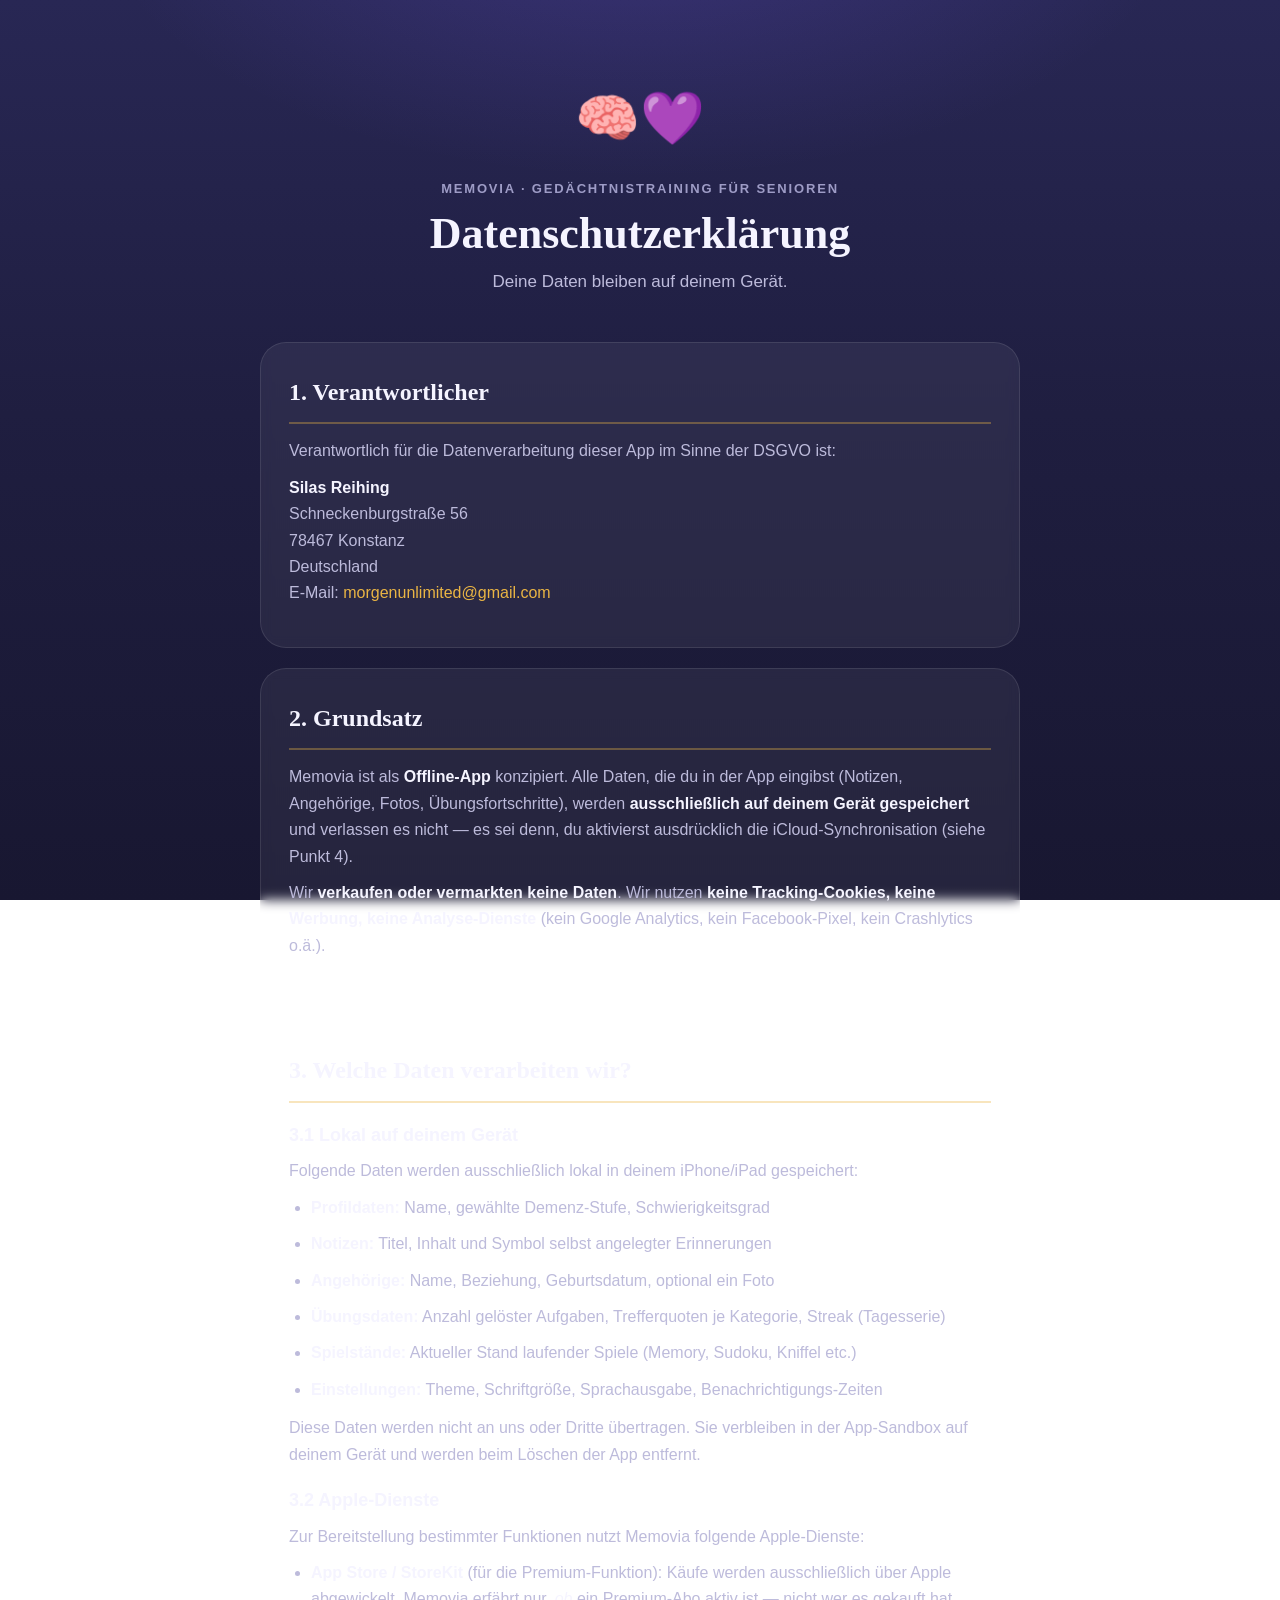
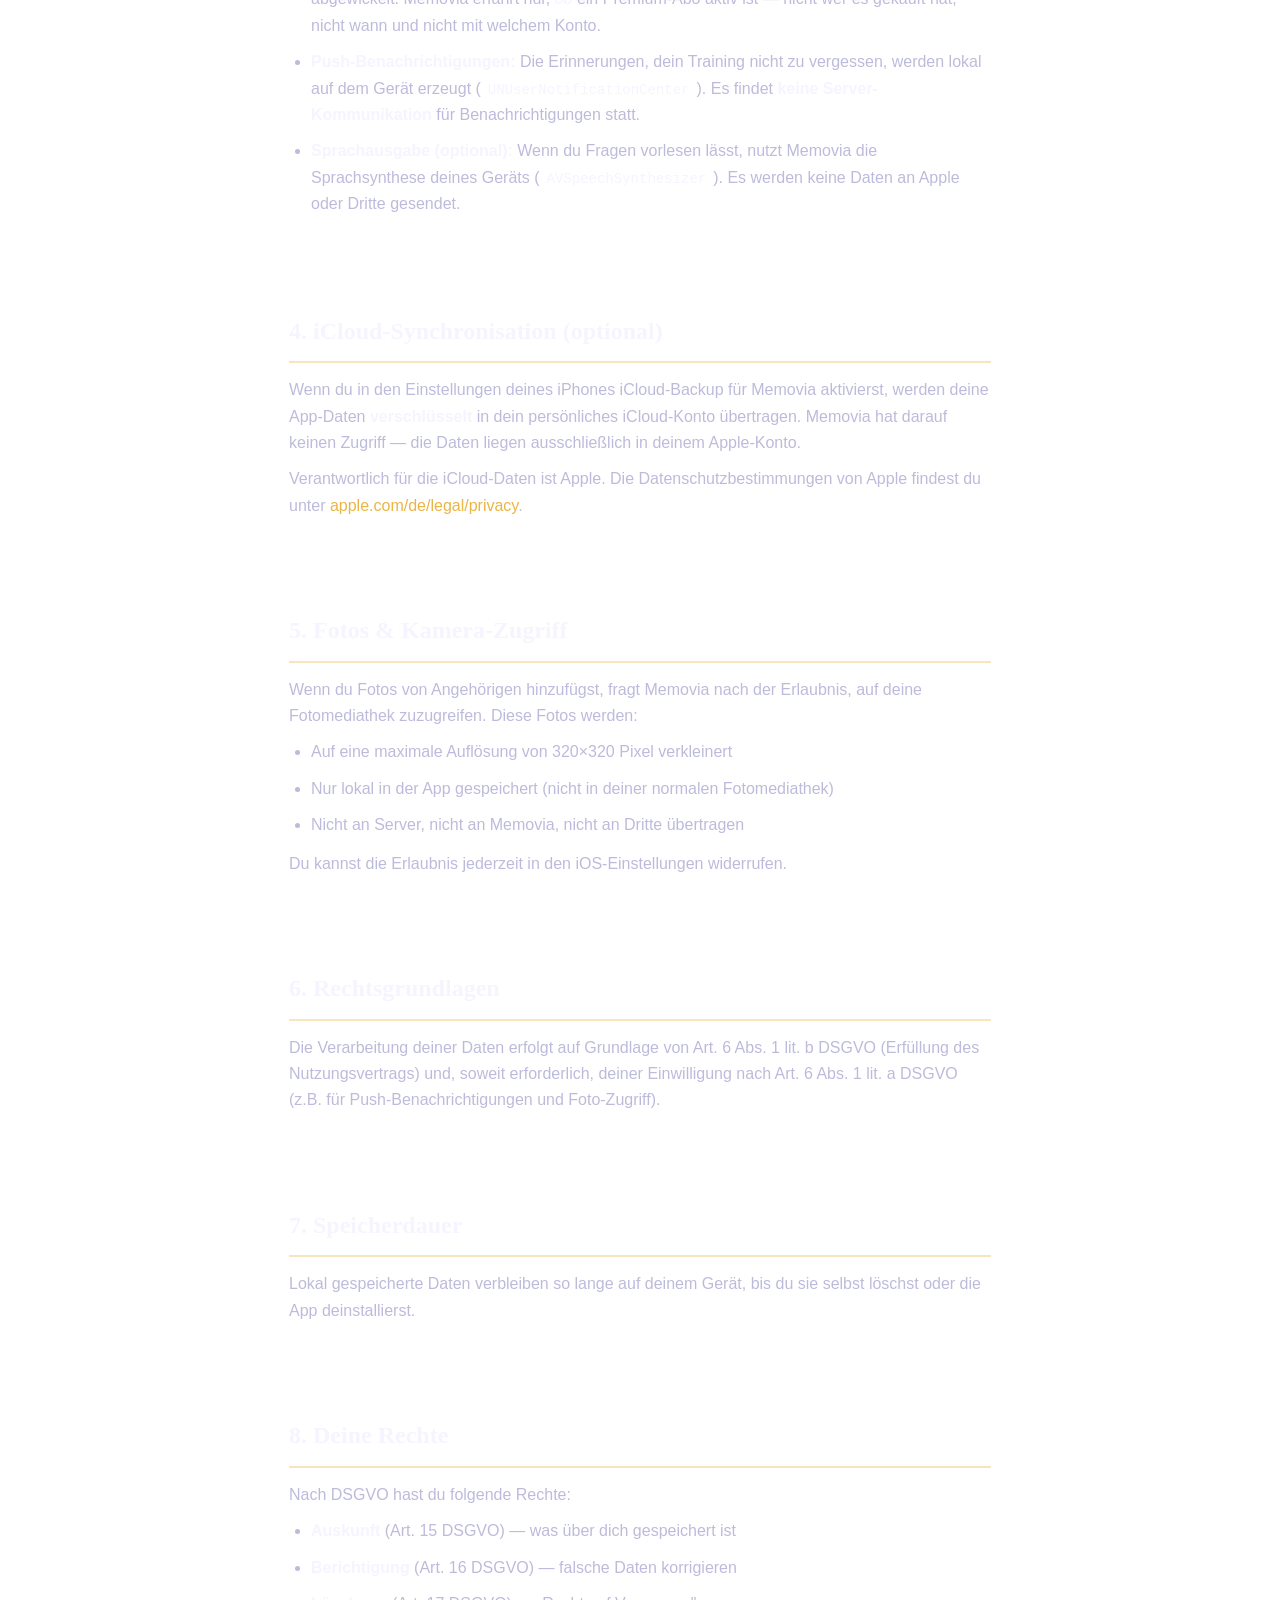
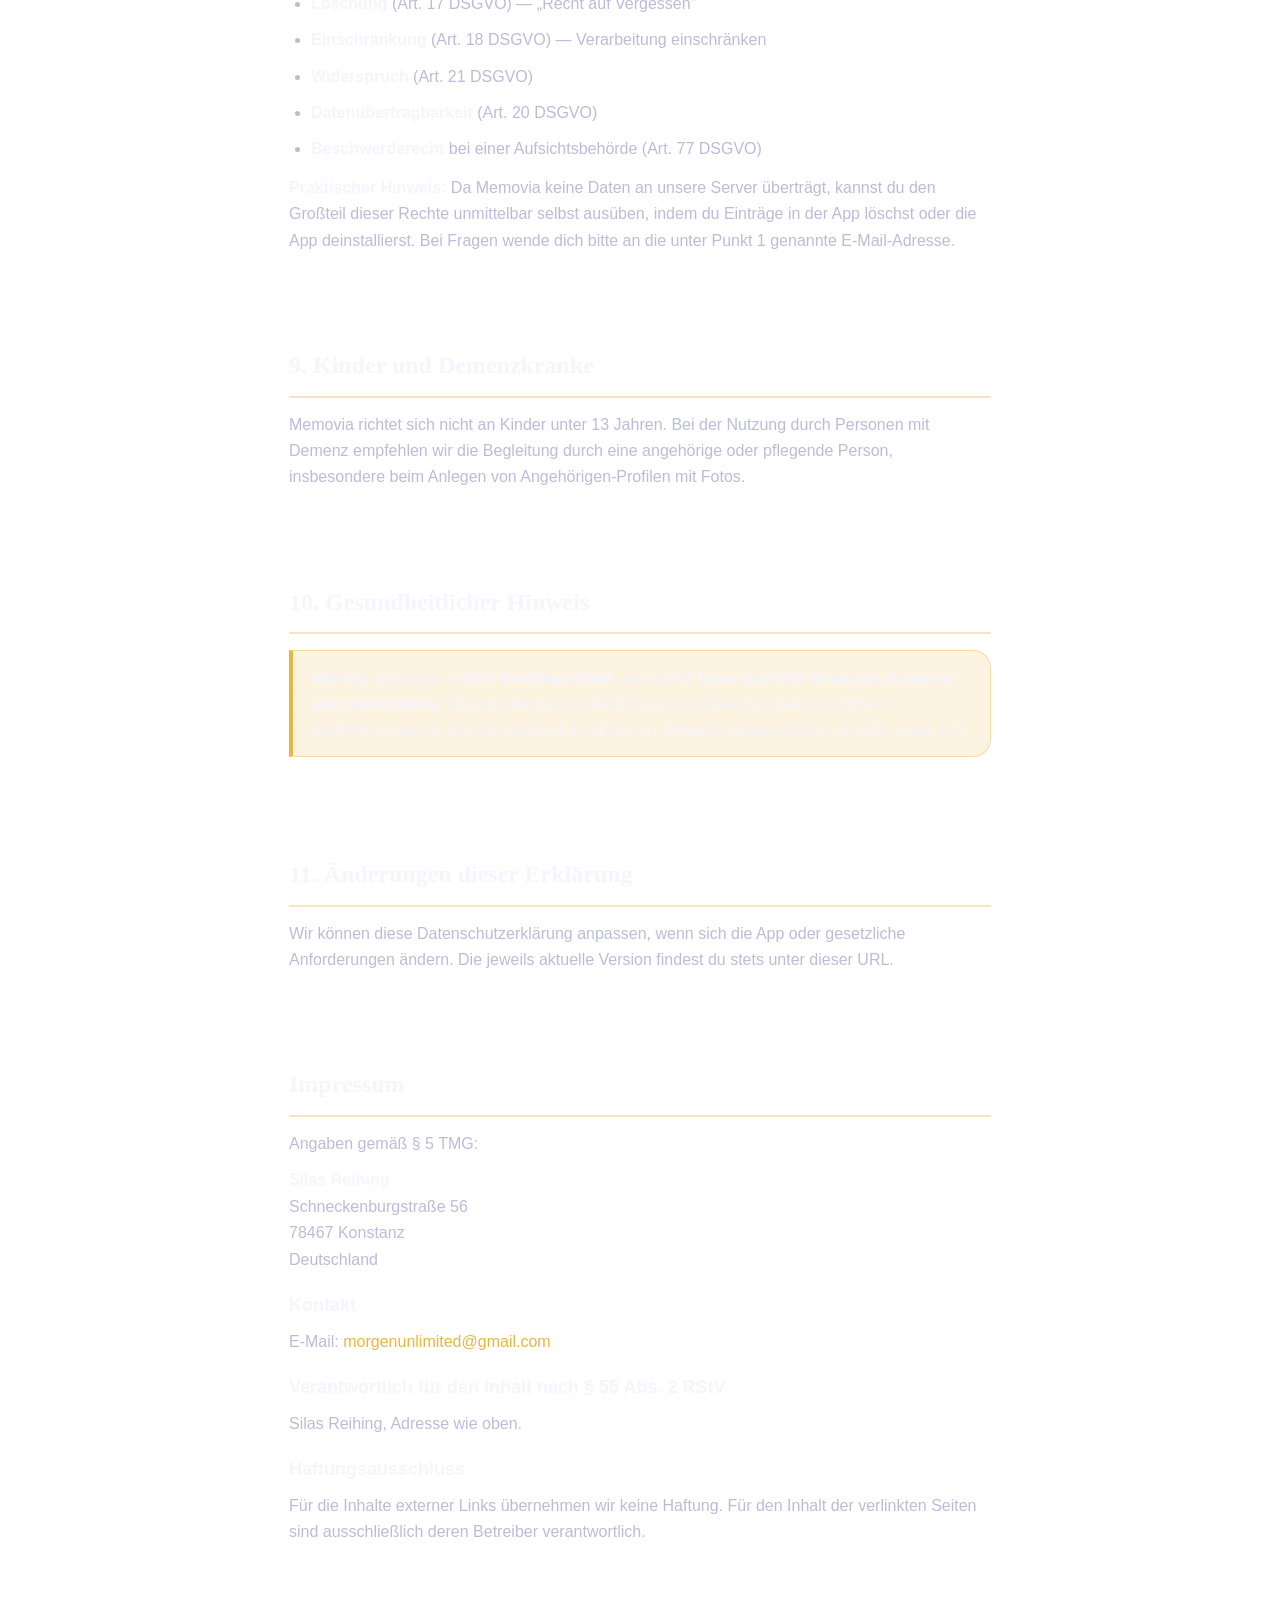
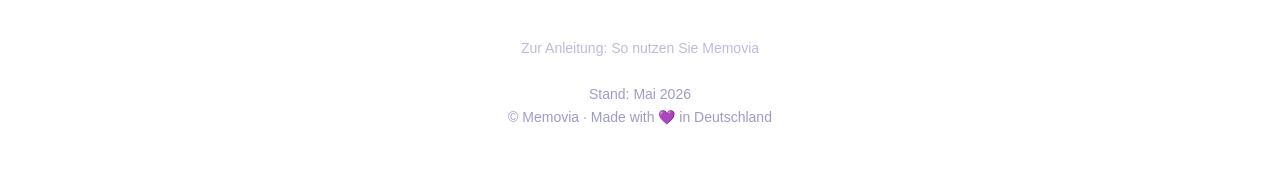
<file: datenschutz.html>
<!DOCTYPE html>
<html lang="de">
<head>
<meta charset="UTF-8">
<meta name="viewport" content="width=device-width, initial-scale=1.0">
<title>Datenschutzerklärung · Memovia</title>
<style>
  :root{
    --bg-top:#282754;
    --bg-mid:#1f1e40;
    --bg-bottom:#181731;
    --card:rgba(255,255,255,.06);
    --card-strong:rgba(255,255,255,.09);
    --card-border:rgba(255,255,255,.10);
    --gold:#EAB544;
    --gold-soft:rgba(234,181,68,.16);
    --text:#F5F4FF;
    --muted:#BDBBDB;
    --eyebrow:#9E9CC6;
    --radius:26px;
    --radius-sm:18px;
    --serif:'Iowan Old Style','Palatino Linotype','Book Antiqua',Georgia,'Times New Roman',serif;
    --sans:-apple-system,BlinkMacSystemFont,'SF Pro Text','Segoe UI',Roboto,'Helvetica Neue',Arial,sans-serif;
  }
  *{box-sizing:border-box;margin:0;padding:0;}
  body{
    font-family:var(--sans);
    background:
      radial-gradient(900px 480px at 50% -120px, rgba(126,97,255,.22), transparent 62%),
      linear-gradient(180deg, var(--bg-top) 0%, var(--bg-mid) 46%, var(--bg-bottom) 100%);
    background-attachment:fixed;
    color:var(--text);
    line-height:1.65;
    font-size:17px;
    padding:20px;
    -webkit-font-smoothing:antialiased;
  }
  .container{max-width:760px;margin:0 auto;}
  header{
    padding:56px 20px 36px;
    text-align:center;
  }
  header .logo{font-size:52px;margin-bottom:16px;}
  .eyebrow{
    font-size:13px;font-weight:700;letter-spacing:.14em;text-transform:uppercase;
    color:var(--eyebrow);display:block;
  }
  header h1{
    font-family:var(--serif);
    font-size:clamp(32px,6vw,44px);
    font-weight:700;line-height:1.15;
    margin:10px 0 8px;
  }
  header .subtitle{color:var(--muted);font-size:17px;}
  .card{
    background:var(--card);
    border:1px solid var(--card-border);
    border-radius:var(--radius);
    padding:30px 28px;
    margin-bottom:20px;
    backdrop-filter:blur(6px);
  }
  h2{
    font-family:var(--serif);
    color:var(--text);
    font-size:24px;
    font-weight:700;
    margin-bottom:14px;
    padding-bottom:10px;
    border-bottom:2px solid rgba(234,181,68,.35);
  }
  h3{
    color:var(--text);
    font-size:18px;
    font-weight:700;
    margin:18px 0 8px 0;
  }
  p, li{
    color:var(--muted);
    font-size:16px;
    margin-bottom:10px;
  }
  ul, ol{padding-left:22px;margin-bottom:12px;}
  strong{color:var(--text);font-weight:650;}
  em{color:var(--text);}
  code{
    font-family:"SF Mono",Menlo,Consolas,monospace;
    font-size:14px;
    background:rgba(255,255,255,.09);
    border:1px solid var(--card-border);
    border-radius:6px;
    padding:1px 6px;
    color:var(--text);
  }
  a{color:var(--gold);text-decoration:none;}
  a:hover{text-decoration:underline;}
  a:focus-visible{outline:3px solid var(--gold);outline-offset:3px;border-radius:6px;}
  .note{
    background:var(--gold-soft);
    border:1px solid rgba(234,181,68,.4);
    border-left:4px solid var(--gold);
    padding:14px 18px;
    margin:16px 0;
    border-radius:0 var(--radius-sm) var(--radius-sm) 0;
    font-size:15.5px;
    color:var(--text);
  }
  .note strong{color:var(--text);}
  .meta{
    text-align:center;
    color:var(--eyebrow);
    font-size:14px;
    margin-top:30px;
    padding:20px;
  }
  .meta a{color:var(--muted);border-bottom:1px solid rgba(255,255,255,.2);}
  .meta a:hover{color:var(--text);text-decoration:none;}
  @media (max-width:600px){
    body{font-size:16px;}
    header{padding:44px 12px 28px;}
    header h1{font-size:28px;}
    .card{padding:24px 20px;}
  }
</style>
</head>
<body>
<div class="container">

  <header>
    <div class="logo">🧠💜</div>
    <span class="eyebrow">Memovia · Gedächtnistraining für Senioren</span>
    <h1>Datenschutzerklärung</h1>
    <p class="subtitle">Deine Daten bleiben auf deinem Gerät.</p>
  </header>

  <div class="card">
    <h2>1. Verantwortlicher</h2>
    <p>Verantwortlich für die Datenverarbeitung dieser App im Sinne der DSGVO ist:</p>
    <p>
      <strong>Silas Reihing</strong><br>
      Schneckenburgstraße 56<br>
      78467 Konstanz<br>
      Deutschland<br>
      E-Mail: <a href="mailto:morgenunlimited@gmail.com">morgenunlimited@gmail.com</a>
    </p>
  </div>

  <div class="card">
    <h2>2. Grundsatz</h2>
    <p>
      Memovia ist als <strong>Offline-App</strong> konzipiert. Alle Daten, die du
      in der App eingibst (Notizen, Angehörige, Fotos, Übungsfortschritte), werden
      <strong>ausschließlich auf deinem Gerät gespeichert</strong> und verlassen
      es nicht — es sei denn, du aktivierst ausdrücklich die iCloud-Synchronisation
      (siehe Punkt 4).
    </p>
    <p>
      Wir <strong>verkaufen oder vermarkten keine Daten</strong>. Wir nutzen
      <strong>keine Tracking-Cookies, keine Werbung, keine Analyse-Dienste</strong>
      (kein Google Analytics, kein Facebook-Pixel, kein Crashlytics o.ä.).
    </p>
  </div>

  <div class="card">
    <h2>3. Welche Daten verarbeiten wir?</h2>

    <h3>3.1 Lokal auf deinem Gerät</h3>
    <p>Folgende Daten werden ausschließlich lokal in deinem iPhone/iPad gespeichert:</p>
    <ul>
      <li><strong>Profildaten:</strong> Name, gewählte Demenz-Stufe, Schwierigkeitsgrad</li>
      <li><strong>Notizen:</strong> Titel, Inhalt und Symbol selbst angelegter Erinnerungen</li>
      <li><strong>Angehörige:</strong> Name, Beziehung, Geburtsdatum, optional ein Foto</li>
      <li><strong>Übungsdaten:</strong> Anzahl gelöster Aufgaben, Trefferquoten je Kategorie, Streak (Tagesserie)</li>
      <li><strong>Spielstände:</strong> Aktueller Stand laufender Spiele (Memory, Sudoku, Kniffel etc.)</li>
      <li><strong>Einstellungen:</strong> Theme, Schriftgröße, Sprachausgabe, Benachrichtigungs-Zeiten</li>
    </ul>
    <p>
      Diese Daten werden nicht an uns oder Dritte übertragen. Sie verbleiben in
      der App-Sandbox auf deinem Gerät und werden beim Löschen der App entfernt.
    </p>

    <h3>3.2 Apple-Dienste</h3>
    <p>Zur Bereitstellung bestimmter Funktionen nutzt Memovia folgende Apple-Dienste:</p>
    <ul>
      <li>
        <strong>App Store / StoreKit</strong> (für die Premium-Funktion):
        Käufe werden ausschließlich über Apple abgewickelt. Memovia erfährt nur,
        <em>ob</em> ein Premium-Abo aktiv ist — nicht wer es gekauft hat,
        nicht wann und nicht mit welchem Konto.
      </li>
      <li>
        <strong>Push-Benachrichtigungen:</strong> Die Erinnerungen, dein Training
        nicht zu vergessen, werden lokal auf dem Gerät erzeugt
        (<code>UNUserNotificationCenter</code>). Es findet <strong>keine
        Server-Kommunikation</strong> für Benachrichtigungen statt.
      </li>
      <li>
        <strong>Sprachausgabe (optional):</strong> Wenn du Fragen vorlesen
        lässt, nutzt Memovia die Sprachsynthese deines Geräts (<code>AVSpeechSynthesizer</code>).
        Es werden keine Daten an Apple oder Dritte gesendet.
      </li>
    </ul>
  </div>

  <div class="card">
    <h2>4. iCloud-Synchronisation (optional)</h2>
    <p>
      Wenn du in den Einstellungen deines iPhones iCloud-Backup für Memovia
      aktivierst, werden deine App-Daten <strong>verschlüsselt</strong> in dein
      persönliches iCloud-Konto übertragen. Memovia hat darauf keinen Zugriff —
      die Daten liegen ausschließlich in deinem Apple-Konto.
    </p>
    <p>
      Verantwortlich für die iCloud-Daten ist Apple. Die Datenschutzbestimmungen
      von Apple findest du unter
      <a href="https://www.apple.com/de/legal/privacy/" target="_blank" rel="noopener">apple.com/de/legal/privacy</a>.
    </p>
  </div>

  <div class="card">
    <h2>5. Fotos &amp; Kamera-Zugriff</h2>
    <p>
      Wenn du Fotos von Angehörigen hinzufügst, fragt Memovia nach der Erlaubnis,
      auf deine Fotomediathek zuzugreifen. Diese Fotos werden:
    </p>
    <ul>
      <li>Auf eine maximale Auflösung von 320×320 Pixel verkleinert</li>
      <li>Nur lokal in der App gespeichert (nicht in deiner normalen Fotomediathek)</li>
      <li>Nicht an Server, nicht an Memovia, nicht an Dritte übertragen</li>
    </ul>
    <p>
      Du kannst die Erlaubnis jederzeit in den iOS-Einstellungen widerrufen.
    </p>
  </div>

  <div class="card">
    <h2>6. Rechtsgrundlagen</h2>
    <p>
      Die Verarbeitung deiner Daten erfolgt auf Grundlage von Art. 6 Abs. 1 lit. b
      DSGVO (Erfüllung des Nutzungsvertrags) und, soweit erforderlich, deiner
      Einwilligung nach Art. 6 Abs. 1 lit. a DSGVO (z.B. für Push-Benachrichtigungen
      und Foto-Zugriff).
    </p>
  </div>

  <div class="card">
    <h2>7. Speicherdauer</h2>
    <p>
      Lokal gespeicherte Daten verbleiben so lange auf deinem Gerät, bis du sie
      selbst löschst oder die App deinstallierst.
    </p>
  </div>

  <div class="card">
    <h2>8. Deine Rechte</h2>
    <p>Nach DSGVO hast du folgende Rechte:</p>
    <ul>
      <li><strong>Auskunft</strong> (Art. 15 DSGVO) — was über dich gespeichert ist</li>
      <li><strong>Berichtigung</strong> (Art. 16 DSGVO) — falsche Daten korrigieren</li>
      <li><strong>Löschung</strong> (Art. 17 DSGVO) — „Recht auf Vergessen"</li>
      <li><strong>Einschränkung</strong> (Art. 18 DSGVO) — Verarbeitung einschränken</li>
      <li><strong>Widerspruch</strong> (Art. 21 DSGVO)</li>
      <li><strong>Datenübertragbarkeit</strong> (Art. 20 DSGVO)</li>
      <li><strong>Beschwerderecht</strong> bei einer Aufsichtsbehörde (Art. 77 DSGVO)</li>
    </ul>
    <p>
      <strong>Praktischer Hinweis:</strong> Da Memovia keine Daten an unsere
      Server überträgt, kannst du den Großteil dieser Rechte unmittelbar selbst
      ausüben, indem du Einträge in der App löschst oder die App deinstallierst.
      Bei Fragen wende dich bitte an die unter Punkt 1 genannte E-Mail-Adresse.
    </p>
  </div>

  <div class="card">
    <h2>9. Kinder und Demenzkranke</h2>
    <p>
      Memovia richtet sich nicht an Kinder unter 13 Jahren. Bei der Nutzung
      durch Personen mit Demenz empfehlen wir die Begleitung durch eine
      angehörige oder pflegende Person, insbesondere beim Anlegen von
      Angehörigen-Profilen mit Fotos.
    </p>
  </div>

  <div class="card">
    <h2>10. Gesundheitlicher Hinweis</h2>
    <div class="note">
      <strong>Wichtig:</strong> Memovia ist <strong>kein Medizinprodukt</strong>
      und ersetzt <strong>keine ärztliche Beratung, Diagnose oder Behandlung</strong>.
      Die App dient ausschließlich der kognitiven Aktivierung und dem
      Gedächtnistraining. Bei Verdacht auf eine Demenz-Erkrankung
      konsultieren Sie bitte einen Arzt.
    </div>
  </div>

  <div class="card">
    <h2>11. Änderungen dieser Erklärung</h2>
    <p>
      Wir können diese Datenschutzerklärung anpassen, wenn sich die App oder
      gesetzliche Anforderungen ändern. Die jeweils aktuelle Version findest du
      stets unter dieser URL.
    </p>
  </div>

  <!-- IMPRESSUM -->
  <div class="card">
    <h2>Impressum</h2>
    <p>Angaben gemäß § 5 TMG:</p>
    <p>
      <strong>Silas Reihing</strong><br>
      Schneckenburgstraße 56<br>
      78467 Konstanz<br>
      Deutschland
    </p>
    <h3>Kontakt</h3>
    <p>
      E-Mail: <a href="mailto:morgenunlimited@gmail.com">morgenunlimited@gmail.com</a></p>
    <h3>Verantwortlich für den Inhalt nach § 55 Abs. 2 RStV</h3>
    <p>
      Silas Reihing, Adresse wie oben.
    </p>
    <h3>Haftungsausschluss</h3>
    <p>
      Für die Inhalte externer Links übernehmen wir keine Haftung. Für den
      Inhalt der verlinkten Seiten sind ausschließlich deren Betreiber verantwortlich.
    </p>
  </div>

  <div class="meta">
    <a href="anleitung.html">Zur Anleitung: So nutzen Sie Memovia</a><br><br>
    Stand: Mai 2026<br>
    © Memovia · Made with 💜 in Deutschland
  </div>

</div>
</body>
</html>
</file>
